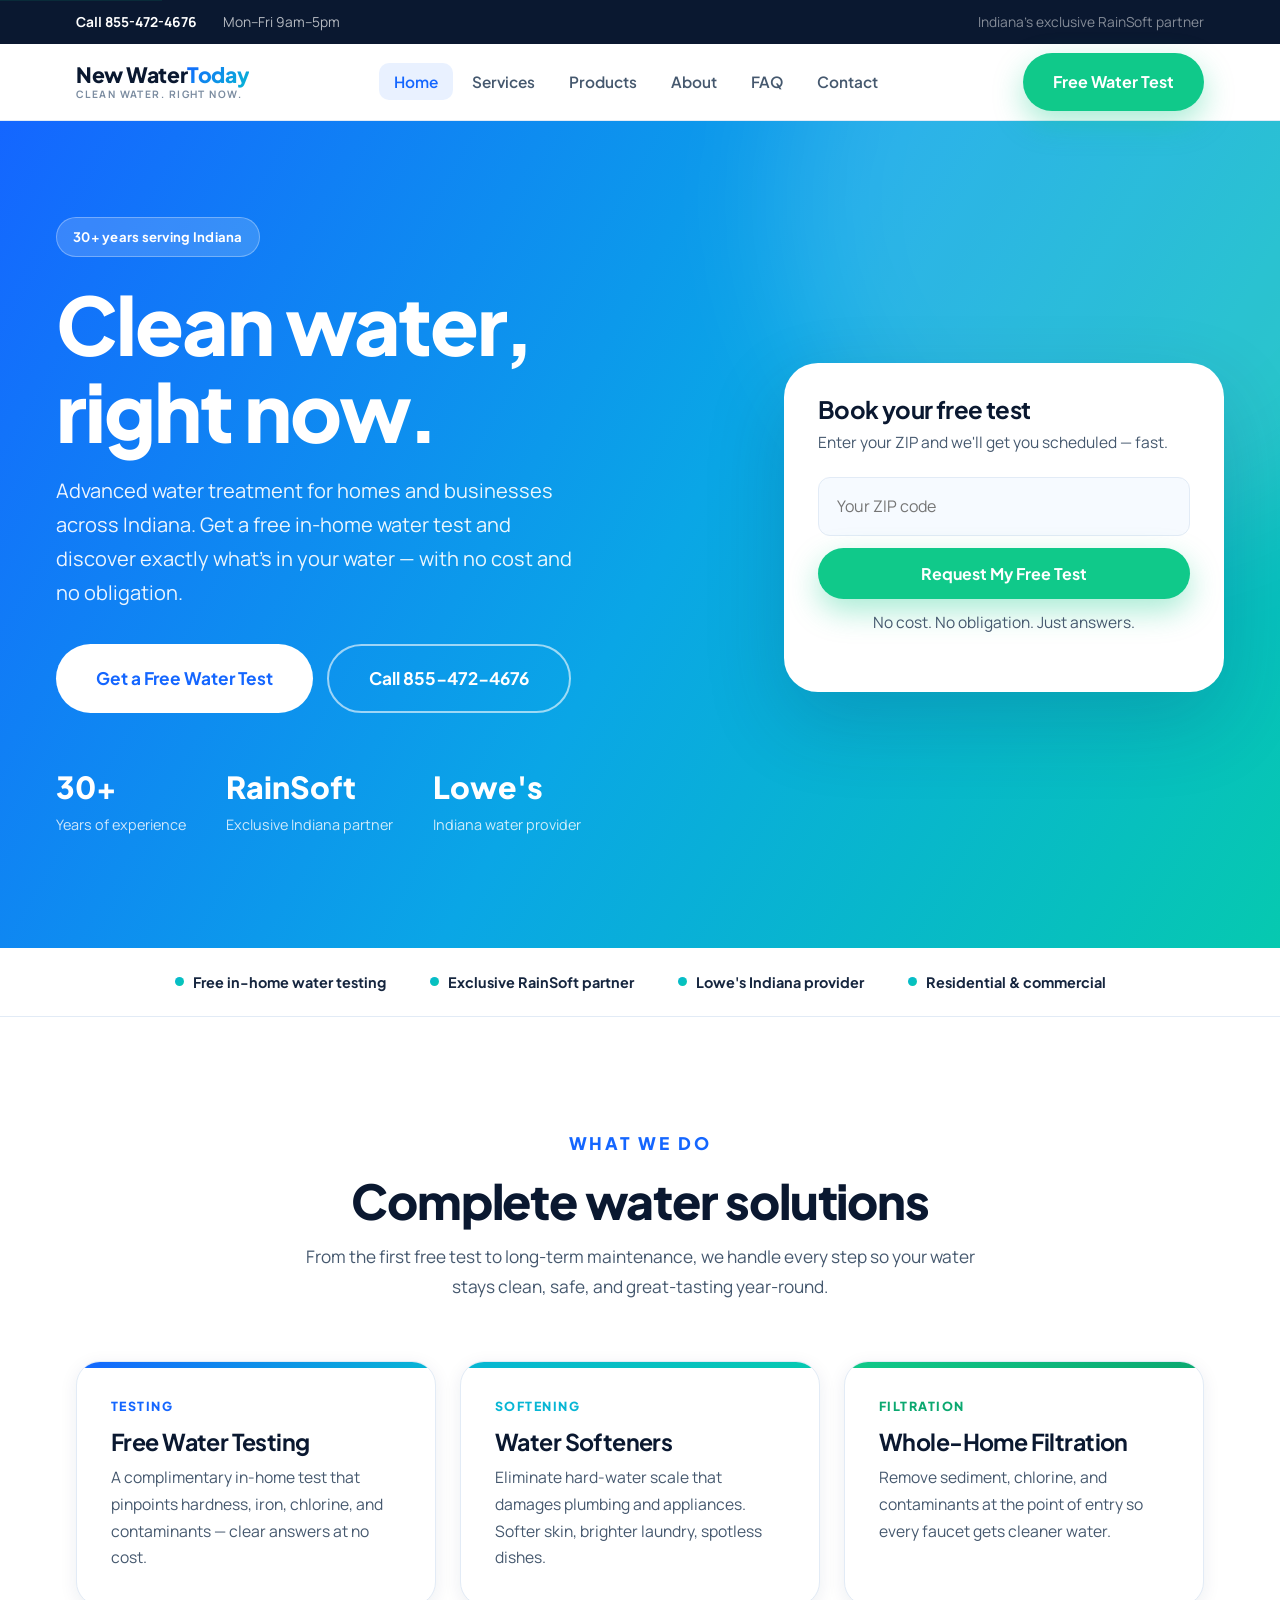
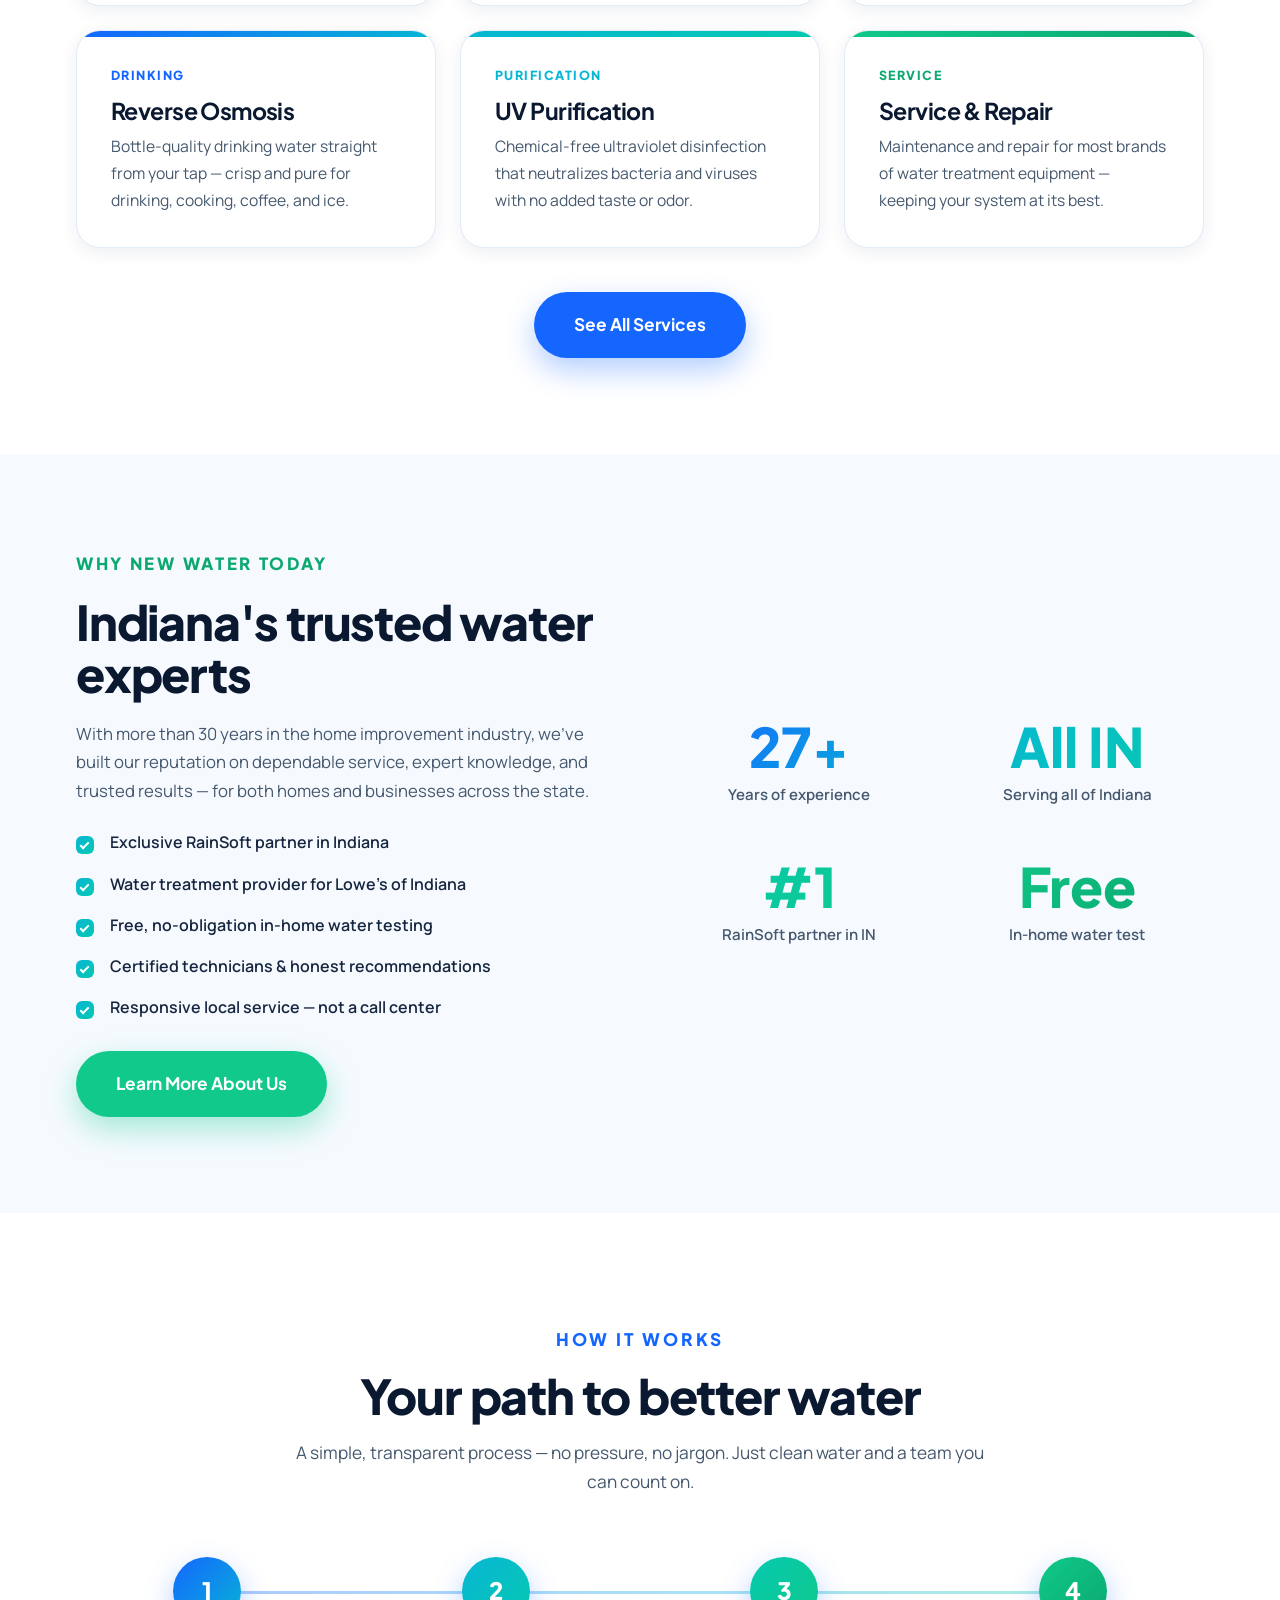
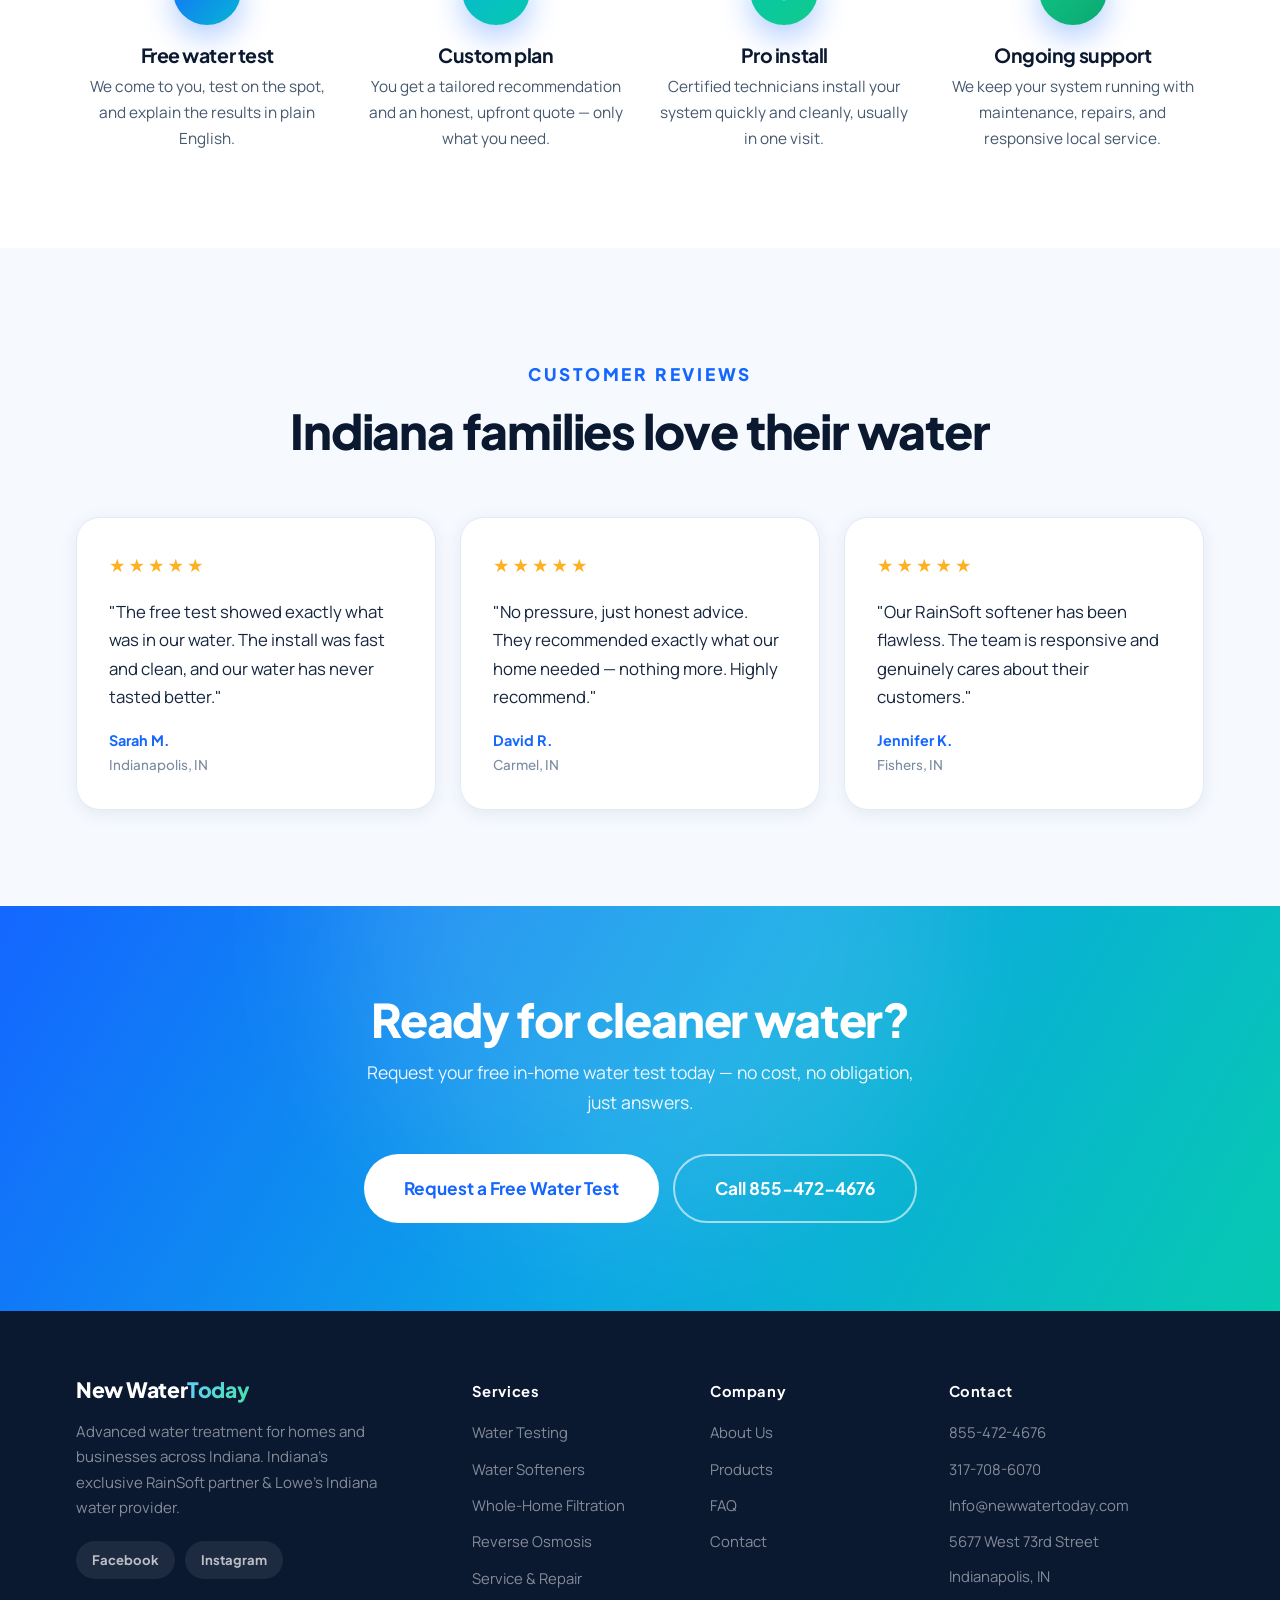
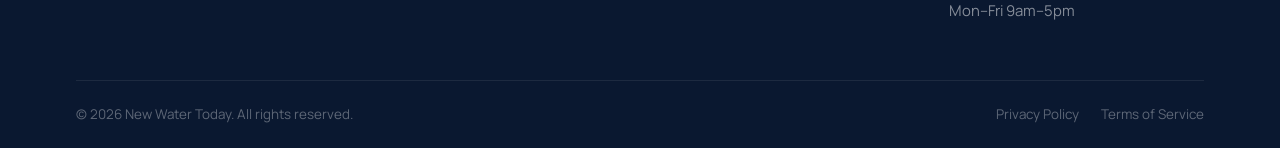
<file: index.html>
<!DOCTYPE html>
<html lang="en">
<head>
<meta charset="UTF-8"/><meta name="viewport" content="width=device-width,initial-scale=1"/>
<title>New Water Today | Water Treatment & RainSoft Systems in Indiana</title>
<meta name="description" content="Clean water, right now. Free in-home water testing, softeners, whole-home filtration & reverse osmosis across Indiana. Exclusive RainSoft partner. Call 855-472-4676."/>
<meta name="theme-color" content="#1466ff"/>
<link rel="icon" href="assets/img/favicon.svg" type="image/svg+xml"/>
<link rel="preconnect" href="https://fonts.googleapis.com"/>
<link rel="preconnect" href="https://fonts.gstatic.com" crossorigin/>
<link href="https://fonts.googleapis.com/css2?family=Manrope:wght@400;500;600;700&family=Plus+Jakarta+Sans:wght@600;700;800&display=swap" rel="stylesheet"/>
<link rel="stylesheet" href="assets/css/styles.css"/>
</head>
<body>
<a class="skip-link" href="#main">Skip to content</a>

<div class="topbar">
  <div class="container topbar__inner">
    <span><a href="tel:+18554724676">Call 855-472-4676</a></span>
    <span class="topbar__hours">Mon–Fri 9am–5pm</span>
    <span class="topbar__right">Indiana's exclusive RainSoft partner</span>
  </div>
</div>

<header class="header" id="header">
  <div class="container header__inner">
    <a class="brand" href="index.html" aria-label="New Water Today home">
      <span class="brand__name">New Water<span>Today</span></span>
      <span class="brand__tag">Clean Water. Right Now.</span>
    </a>
    <nav aria-label="Primary">
      <ul class="nav__links" id="navLinks">
        <li><a href="index.html">Home</a></li>
        <li><a href="services.html">Services</a></li>
        <li><a href="products.html">Products</a></li>
        <li><a href="about.html">About</a></li>
        <li><a href="faq.html">FAQ</a></li>
        <li><a href="contact.html">Contact</a></li>
      </ul>
    </nav>
    <a class="btn btn--green nav__cta" href="contact.html">Free Water Test</a>
    <button class="nav__toggle" id="navToggle" aria-expanded="false" aria-label="Open menu"><span></span><span></span><span></span></button>
  </div>
</header>

<main id="main">

<!-- HERO -->
<section class="hero">
  <div class="hero__inner">
    <div>
      <span class="hero__pill">30+ years serving Indiana</span>
      <h1>Clean water,<br/>right now.</h1>
      <p class="hero__sub">Advanced water treatment for homes and businesses across Indiana. Get a free in-home water test and discover exactly what's in your water — with no cost and no obligation.</p>
      <div class="hero__btns">
        <a class="btn btn--white btn--lg" href="contact.html">Get a Free Water Test</a>
        <a class="btn btn--outline btn--lg" href="tel:+18554724676">Call 855-472-4676</a>
      </div>
      <ul class="hero__trust">
        <li><strong>30+</strong>Years of experience</li>
        <li><strong>RainSoft</strong>Exclusive Indiana partner</li>
        <li><strong>Lowe's</strong>Indiana water provider</li>
      </ul>
    </div>
    <div class="capture">
      <h3>Book your free test</h3>
      <p>Enter your ZIP and we'll get you scheduled — fast.</p>
      <form class="capture-form" data-mini-form>
        <input type="text" inputmode="numeric" maxlength="5" placeholder="Your ZIP code" aria-label="ZIP code" required/>
        <button class="btn btn--green btn--block" type="submit">Request My Free Test</button>
      </form>
      <p class="capture-fine">No cost. No obligation. Just answers.</p>
    </div>
  </div>
</section>

<!-- BADGES -->
<div class="badges">
  <div class="badges__inner">
    <span>Free in-home water testing</span>
    <span>Exclusive RainSoft partner</span>
    <span>Lowe's Indiana provider</span>
    <span>Residential &amp; commercial</span>
  </div>
</div>

<!-- SERVICES PREVIEW -->
<section class="section">
  <div class="container">
    <div class="sec-head">
      <p class="eyebrow">What we do</p>
      <h2>Complete water solutions</h2>
      <p>From the first free test to long-term maintenance, we handle every step so your water stays clean, safe, and great-tasting year-round.</p>
    </div>
    <div class="grid g3">
      <article class="svc-card"><span class="kicker">Testing</span><h3>Free Water Testing</h3><p>A complimentary in-home test that pinpoints hardness, iron, chlorine, and contaminants — clear answers at no cost.</p></article>
      <article class="svc-card"><span class="kicker">Softening</span><h3>Water Softeners</h3><p>Eliminate hard-water scale that damages plumbing and appliances. Softer skin, brighter laundry, spotless dishes.</p></article>
      <article class="svc-card"><span class="kicker">Filtration</span><h3>Whole-Home Filtration</h3><p>Remove sediment, chlorine, and contaminants at the point of entry so every faucet gets cleaner water.</p></article>
      <article class="svc-card"><span class="kicker">Drinking</span><h3>Reverse Osmosis</h3><p>Bottle-quality drinking water straight from your tap — crisp and pure for drinking, cooking, coffee, and ice.</p></article>
      <article class="svc-card"><span class="kicker">Purification</span><h3>UV Purification</h3><p>Chemical-free ultraviolet disinfection that neutralizes bacteria and viruses with no added taste or odor.</p></article>
      <article class="svc-card"><span class="kicker">Service</span><h3>Service &amp; Repair</h3><p>Maintenance and repair for most brands of water treatment equipment — keeping your system at its best.</p></article>
    </div>
    <div style="text-align:center;margin-top:44px"><a class="btn btn--blue btn--lg" href="services.html">See All Services</a></div>
  </div>
</section>

<!-- WHY US -->
<section class="section section--off">
  <div class="container">
    <div class="split">
      <div>
        <p class="eyebrow eyebrow--green">Why New Water Today</p>
        <h2>Indiana's trusted water experts</h2>
        <p>With more than 30 years in the home improvement industry, we've built our reputation on dependable service, expert knowledge, and trusted results — for both homes and businesses across the state.</p>
        <ul class="checklist">
          <li>Exclusive RainSoft partner in Indiana</li>
          <li>Water treatment provider for Lowe's of Indiana</li>
          <li>Free, no-obligation in-home water testing</li>
          <li>Certified technicians &amp; honest recommendations</li>
          <li>Responsive local service — not a call center</li>
        </ul>
        <a class="btn btn--green btn--lg" href="about.html">Learn More About Us</a>
      </div>
      <div class="stats-row" style="grid-template-columns:1fr 1fr">
        <div class="stat-box"><strong data-count="30" data-suffix="+">30+</strong><span>Years of experience</span></div>
        <div class="stat-box"><strong>All IN</strong><span>Serving all of Indiana</span></div>
        <div class="stat-box"><strong>#1</strong><span>RainSoft partner in IN</span></div>
        <div class="stat-box"><strong>Free</strong><span>In-home water test</span></div>
      </div>
    </div>
  </div>
</section>

<!-- PROCESS -->
<section class="section">
  <div class="container">
    <div class="sec-head">
      <p class="eyebrow">How it works</p>
      <h2>Your path to better water</h2>
      <p>A simple, transparent process — no pressure, no jargon. Just clean water and a team you can count on.</p>
    </div>
    <div class="steps-row">
      <div class="step-c"><div class="step-num">1</div><h3>Free water test</h3><p>We come to you, test on the spot, and explain the results in plain English.</p></div>
      <div class="step-c"><div class="step-num">2</div><h3>Custom plan</h3><p>You get a tailored recommendation and an honest, upfront quote — only what you need.</p></div>
      <div class="step-c"><div class="step-num">3</div><h3>Pro install</h3><p>Certified technicians install your system quickly and cleanly, usually in one visit.</p></div>
      <div class="step-c"><div class="step-num">4</div><h3>Ongoing support</h3><p>We keep your system running with maintenance, repairs, and responsive local service.</p></div>
    </div>
  </div>
</section>

<!-- TESTIMONIALS -->
<section class="section section--off">
  <div class="container">
    <div class="sec-head">
      <p class="eyebrow">Customer reviews</p>
      <h2>Indiana families love their water</h2>
    </div>
    <div class="grid g3">
      <figure class="quote-card"><div class="stars">★★★★★</div><blockquote>"The free test showed exactly what was in our water. The install was fast and clean, and our water has never tasted better."</blockquote><figcaption>Sarah M.<span>Indianapolis, IN</span></figcaption></figure>
      <figure class="quote-card"><div class="stars">★★★★★</div><blockquote>"No pressure, just honest advice. They recommended exactly what our home needed — nothing more. Highly recommend."</blockquote><figcaption>David R.<span>Carmel, IN</span></figcaption></figure>
      <figure class="quote-card"><div class="stars">★★★★★</div><blockquote>"Our RainSoft softener has been flawless. The team is responsive and genuinely cares about their customers."</blockquote><figcaption>Jennifer K.<span>Fishers, IN</span></figcaption></figure>
    </div>
  </div>
</section>

<!-- CTA -->
<section class="ctaband">
  <div class="container ctaband__inner">
    <h2>Ready for cleaner water?</h2>
    <p>Request your free in-home water test today — no cost, no obligation, just answers.</p>
    <div class="ctaband__btns">
      <a class="btn btn--white btn--lg" href="contact.html">Request a Free Water Test</a>
      <a class="btn btn--outline btn--lg" href="tel:+18554724676">Call 855-472-4676</a>
    </div>
  </div>
</section>

</main>

<footer class="footer">
  <div class="container">
    <div class="footer__grid">
      <div class="footer__brand">
        <a class="brand" href="index.html"><span class="brand__name">New Water<span>Today</span></span></a>
        <p>Advanced water treatment for homes and businesses across Indiana. Indiana's exclusive RainSoft partner &amp; Lowe's Indiana water provider.</p>
        <div class="socials"><a href="#" aria-label="Facebook">Facebook</a><a href="#" aria-label="Instagram">Instagram</a></div>
      </div>
      <div class="footer__col"><h5>Services</h5><a href="services.html">Water Testing</a><a href="services.html">Water Softeners</a><a href="services.html">Whole-Home Filtration</a><a href="services.html">Reverse Osmosis</a><a href="services.html">Service &amp; Repair</a></div>
      <div class="footer__col"><h5>Company</h5><a href="about.html">About Us</a><a href="products.html">Products</a><a href="faq.html">FAQ</a><a href="contact.html">Contact</a></div>
      <div class="footer__col"><h5>Contact</h5><a href="tel:+18554724676">855-472-4676</a><a href="tel:+13177086070">317-708-6070</a><a href="mailto:Info@newwatertoday.com">Info@newwatertoday.com</a><span>5677 West 73rd Street</span><span>Indianapolis, IN</span><span>Mon–Fri 9am–5pm</span></div>
    </div>
    <div class="footer__bar"><div class="footer__bar-inner"><p>&copy; <span id="year"></span> New Water Today. All rights reserved.</p><div class="footer__legal"><a href="#">Privacy Policy</a><a href="#">Terms of Service</a></div></div></div>
  </div>
</footer>
<a class="float-call" href="tel:+18554724676">Call Now</a>
<script src="assets/js/main.js" defer></script>
</body>
</html>
</file>
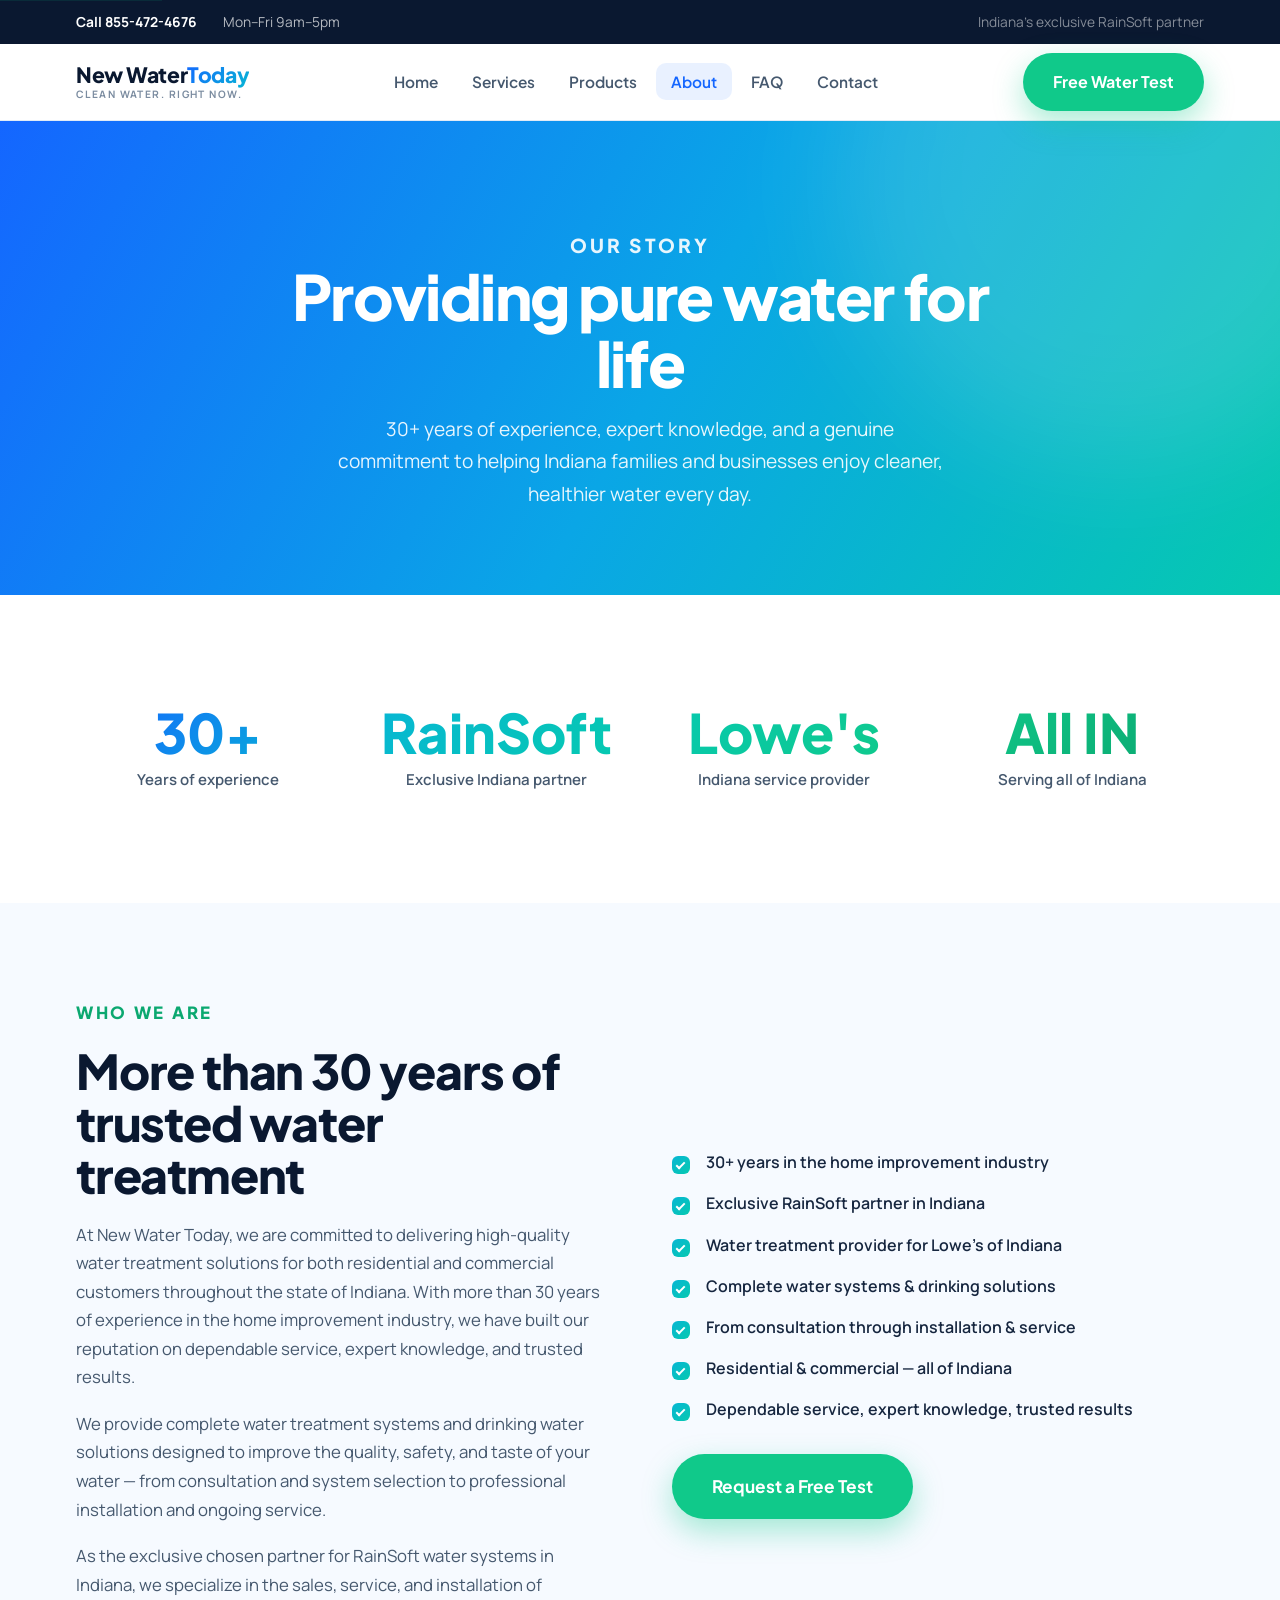
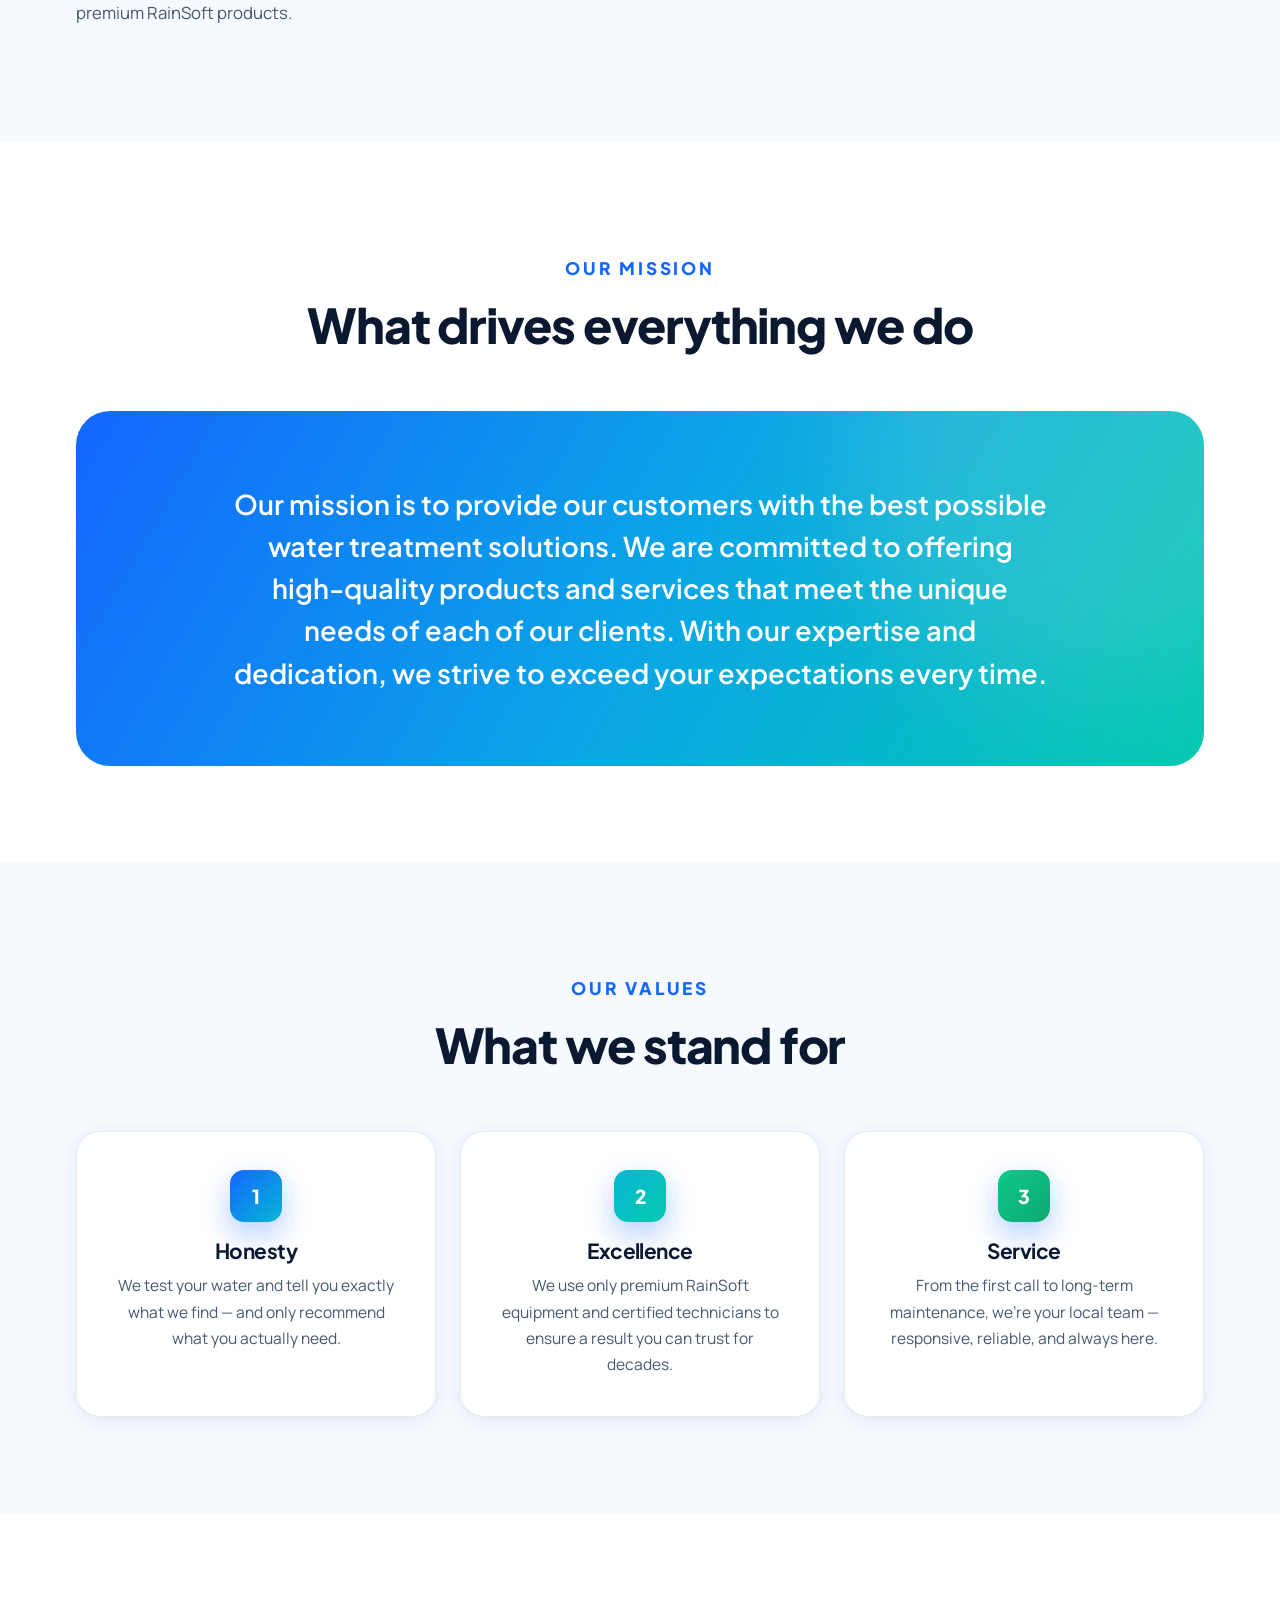
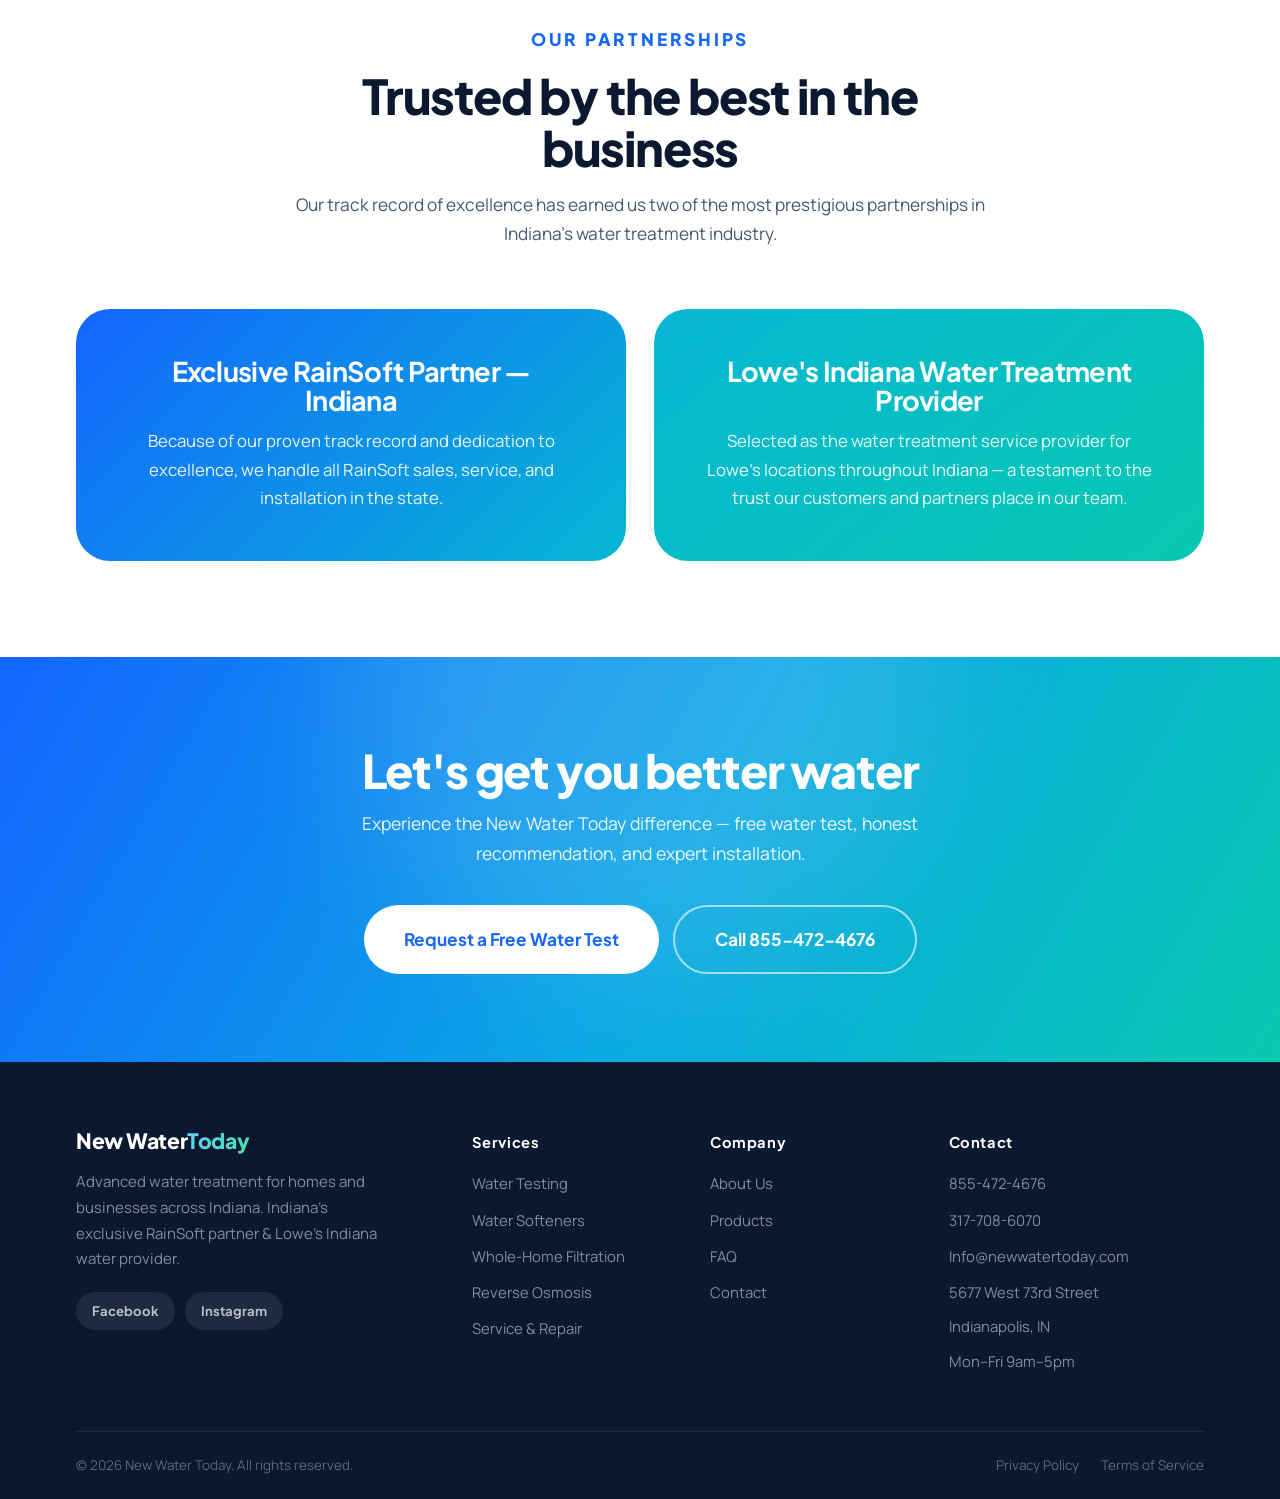
<file: about.html>
<!DOCTYPE html>
<html lang="en">
<head>
<meta charset="UTF-8"/><meta name="viewport" content="width=device-width,initial-scale=1"/>
<title>About Us — New Water Today | 30+ Years Serving Indiana</title>
<meta name="description" content="New Water Today has 30+ years of experience providing water treatment solutions across Indiana. Exclusive RainSoft partner and Lowe's Indiana water provider. Learn our story."/>
<meta name="theme-color" content="#1466ff"/>
<link rel="icon" href="assets/img/favicon.svg" type="image/svg+xml"/>
<link rel="preconnect" href="https://fonts.googleapis.com"/>
<link rel="preconnect" href="https://fonts.gstatic.com" crossorigin/>
<link href="https://fonts.googleapis.com/css2?family=Manrope:wght@400;500;600;700&family=Plus+Jakarta+Sans:wght@600;700;800&display=swap" rel="stylesheet"/>
<link rel="stylesheet" href="assets/css/styles.css"/>
</head>
<body>
<a class="skip-link" href="#main">Skip to content</a>

<div class="topbar">
  <div class="container topbar__inner">
    <span><a href="tel:+18554724676">Call 855-472-4676</a></span>
    <span class="topbar__hours">Mon–Fri 9am–5pm</span>
    <span class="topbar__right">Indiana's exclusive RainSoft partner</span>
  </div>
</div>

<header class="header" id="header">
  <div class="container header__inner">
    <a class="brand" href="index.html" aria-label="New Water Today home">
      <span class="brand__name">New Water<span>Today</span></span>
      <span class="brand__tag">Clean Water. Right Now.</span>
    </a>
    <nav aria-label="Primary">
      <ul class="nav__links" id="navLinks">
        <li><a href="index.html">Home</a></li>
        <li><a href="services.html">Services</a></li>
        <li><a href="products.html">Products</a></li>
        <li><a href="about.html">About</a></li>
        <li><a href="faq.html">FAQ</a></li>
        <li><a href="contact.html">Contact</a></li>
      </ul>
    </nav>
    <a class="btn btn--green nav__cta" href="contact.html">Free Water Test</a>
    <button class="nav__toggle" id="navToggle" aria-expanded="false" aria-label="Open menu"><span></span><span></span><span></span></button>
  </div>
</header>

<main id="main">

<section class="page-hero">
  <div class="page-hero__inner">
    <p class="eyebrow eyebrow--dim">Our story</p>
    <h1>Providing pure water for life</h1>
    <p>30+ years of experience, expert knowledge, and a genuine commitment to helping Indiana families and businesses enjoy cleaner, healthier water every day.</p>
  </div>
</section>

<!-- Stats -->
<section class="section">
  <div class="container">
    <div class="stats-row">
      <div class="stat-box"><strong data-count="30" data-suffix="+">30+</strong><span>Years of experience</span></div>
      <div class="stat-box"><strong>RainSoft</strong><span>Exclusive Indiana partner</span></div>
      <div class="stat-box"><strong>Lowe's</strong><span>Indiana service provider</span></div>
      <div class="stat-box"><strong>All IN</strong><span>Serving all of Indiana</span></div>
    </div>
  </div>
</section>

<!-- About copy -->
<section class="section section--off">
  <div class="container">
    <div class="split">
      <div>
        <p class="eyebrow eyebrow--green">Who we are</p>
        <h2>More than 30 years of trusted water treatment</h2>
        <p>At New Water Today, we are committed to delivering high-quality water treatment solutions for both residential and commercial customers throughout the state of Indiana. With more than 30 years of experience in the home improvement industry, we have built our reputation on dependable service, expert knowledge, and trusted results.</p>
        <p>We provide complete water treatment systems and drinking water solutions designed to improve the quality, safety, and taste of your water — from consultation and system selection to professional installation and ongoing service.</p>
        <p>As the exclusive chosen partner for RainSoft water systems in Indiana, we specialize in the sales, service, and installation of premium RainSoft products.</p>
      </div>
      <div>
        <ul class="checklist">
          <li>30+ years in the home improvement industry</li>
          <li>Exclusive RainSoft partner in Indiana</li>
          <li>Water treatment provider for Lowe's of Indiana</li>
          <li>Complete water systems &amp; drinking solutions</li>
          <li>From consultation through installation &amp; service</li>
          <li>Residential &amp; commercial — all of Indiana</li>
          <li>Dependable service, expert knowledge, trusted results</li>
        </ul>
        <a class="btn btn--green btn--lg" href="contact.html">Request a Free Test</a>
      </div>
    </div>
  </div>
</section>

<!-- Mission -->
<section class="section">
  <div class="container">
    <div class="sec-head">
      <p class="eyebrow">Our mission</p>
      <h2>What drives everything we do</h2>
    </div>
    <div class="mission-wrap">
      <p>Our mission is to provide our customers with the best possible water treatment solutions. We are committed to offering high-quality products and services that meet the unique needs of each of our clients. With our expertise and dedication, we strive to exceed your expectations every time.</p>
    </div>
  </div>
</section>

<!-- Values -->
<section class="section section--off">
  <div class="container">
    <div class="sec-head">
      <p class="eyebrow">Our values</p>
      <h2>What we stand for</h2>
    </div>
    <div class="grid g3">
      <div class="value-card"><span class="value-num">1</span><h3>Honesty</h3><p>We test your water and tell you exactly what we find — and only recommend what you actually need.</p></div>
      <div class="value-card"><span class="value-num">2</span><h3>Excellence</h3><p>We use only premium RainSoft equipment and certified technicians to ensure a result you can trust for decades.</p></div>
      <div class="value-card"><span class="value-num">3</span><h3>Service</h3><p>From the first call to long-term maintenance, we're your local team — responsive, reliable, and always here.</p></div>
    </div>
  </div>
</section>

<!-- Partnerships -->
<section class="section">
  <div class="container">
    <div class="sec-head">
      <p class="eyebrow">Our partnerships</p>
      <h2>Trusted by the best in the business</h2>
      <p>Our track record of excellence has earned us two of the most prestigious partnerships in Indiana's water treatment industry.</p>
    </div>
    <div class="grid g2" style="gap:28px">
      <div class="partner-card partner-card--blue">
        <h3>Exclusive RainSoft Partner — Indiana</h3>
        <p>Because of our proven track record and dedication to excellence, we handle all RainSoft sales, service, and installation in the state.</p>
      </div>
      <div class="partner-card partner-card--teal">
        <h3>Lowe's Indiana Water Treatment Provider</h3>
        <p>Selected as the water treatment service provider for Lowe's locations throughout Indiana — a testament to the trust our customers and partners place in our team.</p>
      </div>
    </div>
  </div>
</section>

<section class="ctaband">
  <div class="container ctaband__inner">
    <h2>Let's get you better water</h2>
    <p>Experience the New Water Today difference — free water test, honest recommendation, and expert installation.</p>
    <div class="ctaband__btns">
      <a class="btn btn--white btn--lg" href="contact.html">Request a Free Water Test</a>
      <a class="btn btn--outline btn--lg" href="tel:+18554724676">Call 855-472-4676</a>
    </div>
  </div>
</section>

</main>

<footer class="footer">
  <div class="container">
    <div class="footer__grid">
      <div class="footer__brand">
        <a class="brand" href="index.html"><span class="brand__name">New Water<span>Today</span></span></a>
        <p>Advanced water treatment for homes and businesses across Indiana. Indiana's exclusive RainSoft partner &amp; Lowe's Indiana water provider.</p>
        <div class="socials"><a href="#" aria-label="Facebook">Facebook</a><a href="#" aria-label="Instagram">Instagram</a></div>
      </div>
      <div class="footer__col"><h5>Services</h5><a href="services.html">Water Testing</a><a href="services.html">Water Softeners</a><a href="services.html">Whole-Home Filtration</a><a href="services.html">Reverse Osmosis</a><a href="services.html">Service &amp; Repair</a></div>
      <div class="footer__col"><h5>Company</h5><a href="about.html">About Us</a><a href="products.html">Products</a><a href="faq.html">FAQ</a><a href="contact.html">Contact</a></div>
      <div class="footer__col"><h5>Contact</h5><a href="tel:+18554724676">855-472-4676</a><a href="tel:+13177086070">317-708-6070</a><a href="mailto:Info@newwatertoday.com">Info@newwatertoday.com</a><span>5677 West 73rd Street</span><span>Indianapolis, IN</span><span>Mon–Fri 9am–5pm</span></div>
    </div>
    <div class="footer__bar"><div class="footer__bar-inner"><p>&copy; <span id="year"></span> New Water Today. All rights reserved.</p><div class="footer__legal"><a href="#">Privacy Policy</a><a href="#">Terms of Service</a></div></div></div>
  </div>
</footer>
<a class="float-call" href="tel:+18554724676">Call Now</a>
<script src="assets/js/main.js" defer></script>
</body>
</html>
</file>
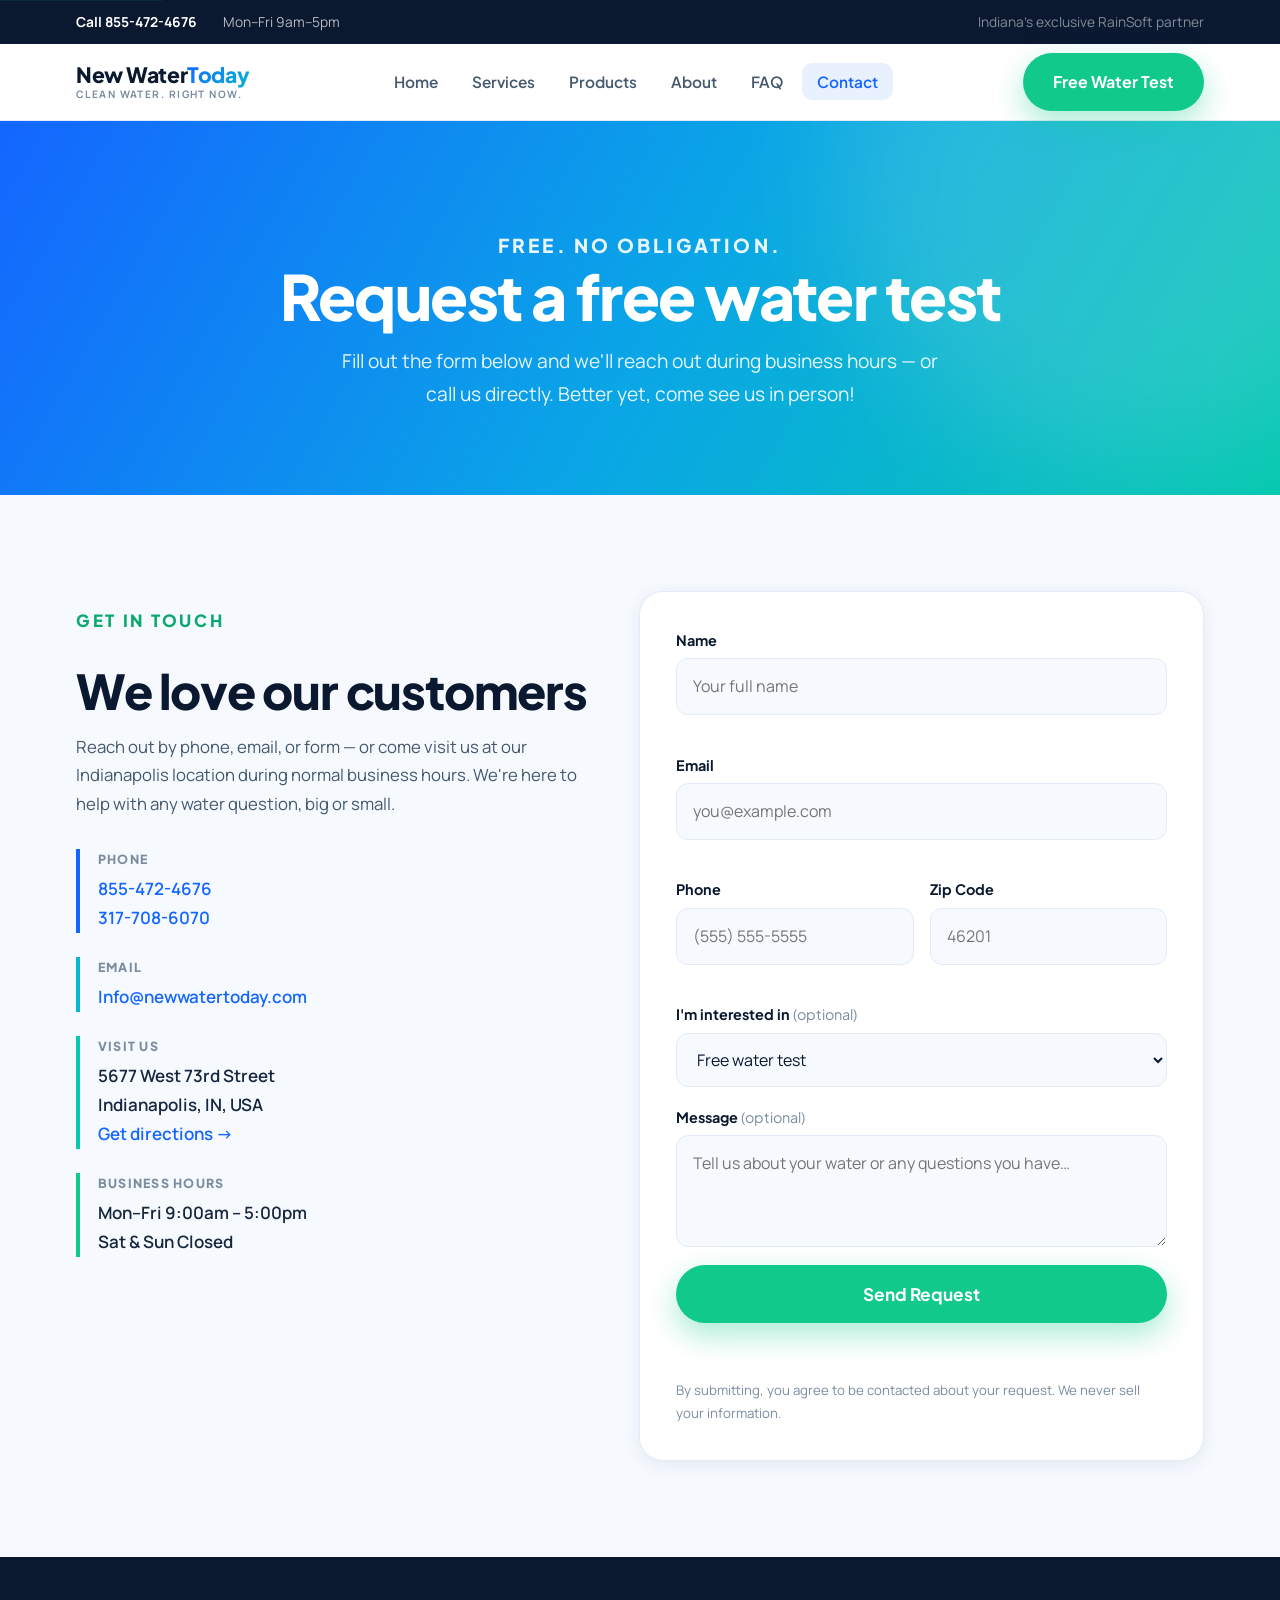
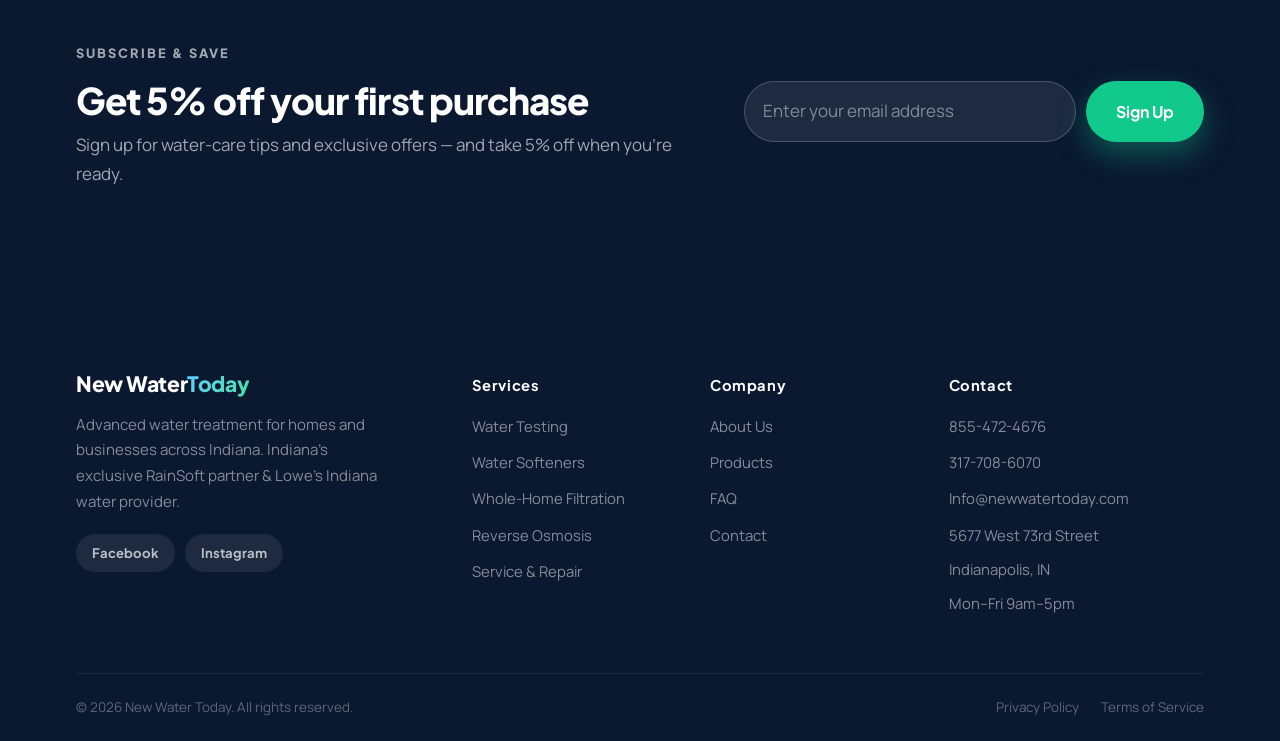
<file: contact.html>
<!DOCTYPE html>
<html lang="en">
<head>
<meta charset="UTF-8"/><meta name="viewport" content="width=device-width,initial-scale=1"/>
<title>Contact — New Water Today | Free Water Test Indianapolis, IN</title>
<meta name="description" content="Request a free water test from New Water Today. Call 855-472-4676 or fill out our form. Located at 5677 West 73rd Street, Indianapolis, IN. Mon–Fri 9am–5pm."/>
<meta name="theme-color" content="#1466ff"/>
<link rel="icon" href="assets/img/favicon.svg" type="image/svg+xml"/>
<link rel="preconnect" href="https://fonts.googleapis.com"/>
<link rel="preconnect" href="https://fonts.gstatic.com" crossorigin/>
<link href="https://fonts.googleapis.com/css2?family=Manrope:wght@400;500;600;700&family=Plus+Jakarta+Sans:wght@600;700;800&display=swap" rel="stylesheet"/>
<link rel="stylesheet" href="assets/css/styles.css"/>
</head>
<body>
<a class="skip-link" href="#main">Skip to content</a>

<div class="topbar">
  <div class="container topbar__inner">
    <span><a href="tel:+18554724676">Call 855-472-4676</a></span>
    <span class="topbar__hours">Mon–Fri 9am–5pm</span>
    <span class="topbar__right">Indiana's exclusive RainSoft partner</span>
  </div>
</div>

<header class="header" id="header">
  <div class="container header__inner">
    <a class="brand" href="index.html" aria-label="New Water Today home">
      <span class="brand__name">New Water<span>Today</span></span>
      <span class="brand__tag">Clean Water. Right Now.</span>
    </a>
    <nav aria-label="Primary">
      <ul class="nav__links" id="navLinks">
        <li><a href="index.html">Home</a></li>
        <li><a href="services.html">Services</a></li>
        <li><a href="products.html">Products</a></li>
        <li><a href="about.html">About</a></li>
        <li><a href="faq.html">FAQ</a></li>
        <li><a href="contact.html">Contact</a></li>
      </ul>
    </nav>
    <a class="btn btn--green nav__cta" href="contact.html">Free Water Test</a>
    <button class="nav__toggle" id="navToggle" aria-expanded="false" aria-label="Open menu"><span></span><span></span><span></span></button>
  </div>
</header>

<main id="main">

<section class="page-hero">
  <div class="page-hero__inner">
    <p class="eyebrow eyebrow--dim">Free. No obligation.</p>
    <h1>Request a free water test</h1>
    <p>Fill out the form below and we'll reach out during business hours — or call us directly. Better yet, come see us in person!</p>
  </div>
</section>

<section class="section section--off" id="contactSection">
  <div class="container">
    <div class="contact-wrap">

      <!-- Info column -->
      <div class="contact-info">
        <p class="eyebrow eyebrow--green">Get in touch</p>
        <h2>We love our customers</h2>
        <p>Reach out by phone, email, or form — or come visit us at our Indianapolis location during normal business hours. We're here to help with any water question, big or small.</p>

        <ul class="c-list">
          <li class="c-item">
            <span class="c-label">Phone</span>
            <span class="c-val"><a href="tel:+18554724676">855-472-4676</a><br/><a href="tel:+13177086070">317-708-6070</a></span>
          </li>
          <li class="c-item">
            <span class="c-label">Email</span>
            <span class="c-val"><a href="mailto:Info@newwatertoday.com">Info@newwatertoday.com</a></span>
          </li>
          <li class="c-item">
            <span class="c-label">Visit us</span>
            <span class="c-val">5677 West 73rd Street<br/>Indianapolis, IN, USA<br/><a href="https://www.google.com/maps/search/?api=1&query=5677+West+73rd+Street+Indianapolis+IN" target="_blank" rel="noopener">Get directions →</a></span>
          </li>
          <li class="c-item">
            <span class="c-label">Business hours</span>
            <span class="c-val">Mon–Fri 9:00am – 5:00pm<br/>Sat &amp; Sun Closed</span>
          </li>
        </ul>
      </div>

      <!-- Form column -->
      <div class="card" style="padding:36px">
        <form class="form-grid" id="contactForm" novalidate>
          <div class="field">
            <label for="name">Name</label>
            <input id="name" name="name" type="text" autocomplete="name" placeholder="Your full name" required/>
            <span class="err" data-err="name"></span>
          </div>
          <div class="field">
            <label for="email">Email</label>
            <input id="email" name="email" type="email" autocomplete="email" placeholder="you@example.com" required/>
            <span class="err" data-err="email"></span>
          </div>
          <div class="field-row">
            <div class="field">
              <label for="phone">Phone</label>
              <input id="phone" name="phone" type="tel" autocomplete="tel" placeholder="(555) 555-5555" required/>
              <span class="err" data-err="phone"></span>
            </div>
            <div class="field">
              <label for="zip">Zip Code</label>
              <input id="zip" name="zip" type="text" inputmode="numeric" maxlength="5" placeholder="46201" required/>
              <span class="err" data-err="zip"></span>
            </div>
          </div>
          <div class="field">
            <label for="interest">I'm interested in <span class="opt">(optional)</span></label>
            <select id="interest" name="interest">
              <option>Free water test</option>
              <option>Water softener</option>
              <option>Whole-home filtration</option>
              <option>Reverse osmosis drinking water</option>
              <option>Service / maintenance / repair</option>
              <option>Commercial water treatment</option>
              <option>Something else</option>
            </select>
          </div>
          <div class="field">
            <label for="message">Message <span class="opt">(optional)</span></label>
            <textarea id="message" name="message" rows="3" placeholder="Tell us about your water or any questions you have…"></textarea>
          </div>
          <button class="btn btn--green btn--lg btn--block" type="submit">Send Request</button>
          <p class="form-msg" id="formMsg"></p>
          <p class="form-fine">By submitting, you agree to be contacted about your request. We never sell your information.</p>
        </form>
      </div>

    </div>
  </div>
</section>

<!-- Subscribe -->
<section class="sub-band">
  <div class="container sub-inner">
    <div class="sub-text">
      <p class="eyebrow eyebrow--dim">Subscribe &amp; save</p>
      <h2>Get 5% off your first purchase</h2>
      <p>Sign up for water-care tips and exclusive offers — and take 5% off when you're ready.</p>
    </div>
    <form class="sub-form" id="subForm">
      <label class="sr-only" for="sub-email">Email address</label>
      <input id="sub-email" type="email" placeholder="Enter your email address" required/>
      <button class="btn btn--green" type="submit">Sign Up</button>
    </form>
    <p class="sub-note" id="subNote"></p>
  </div>
</section>

</main>

<footer class="footer">
  <div class="container">
    <div class="footer__grid">
      <div class="footer__brand">
        <a class="brand" href="index.html"><span class="brand__name">New Water<span>Today</span></span></a>
        <p>Advanced water treatment for homes and businesses across Indiana. Indiana's exclusive RainSoft partner &amp; Lowe's Indiana water provider.</p>
        <div class="socials"><a href="#" aria-label="Facebook">Facebook</a><a href="#" aria-label="Instagram">Instagram</a></div>
      </div>
      <div class="footer__col"><h5>Services</h5><a href="services.html">Water Testing</a><a href="services.html">Water Softeners</a><a href="services.html">Whole-Home Filtration</a><a href="services.html">Reverse Osmosis</a><a href="services.html">Service &amp; Repair</a></div>
      <div class="footer__col"><h5>Company</h5><a href="about.html">About Us</a><a href="products.html">Products</a><a href="faq.html">FAQ</a><a href="contact.html">Contact</a></div>
      <div class="footer__col"><h5>Contact</h5><a href="tel:+18554724676">855-472-4676</a><a href="tel:+13177086070">317-708-6070</a><a href="mailto:Info@newwatertoday.com">Info@newwatertoday.com</a><span>5677 West 73rd Street</span><span>Indianapolis, IN</span><span>Mon–Fri 9am–5pm</span></div>
    </div>
    <div class="footer__bar"><div class="footer__bar-inner"><p>&copy; <span id="year"></span> New Water Today. All rights reserved.</p><div class="footer__legal"><a href="#">Privacy Policy</a><a href="#">Terms of Service</a></div></div></div>
  </div>
</footer>
<a class="float-call" href="tel:+18554724676">Call Now</a>
<script src="assets/js/main.js" defer></script>
</body>
</html>
</file>
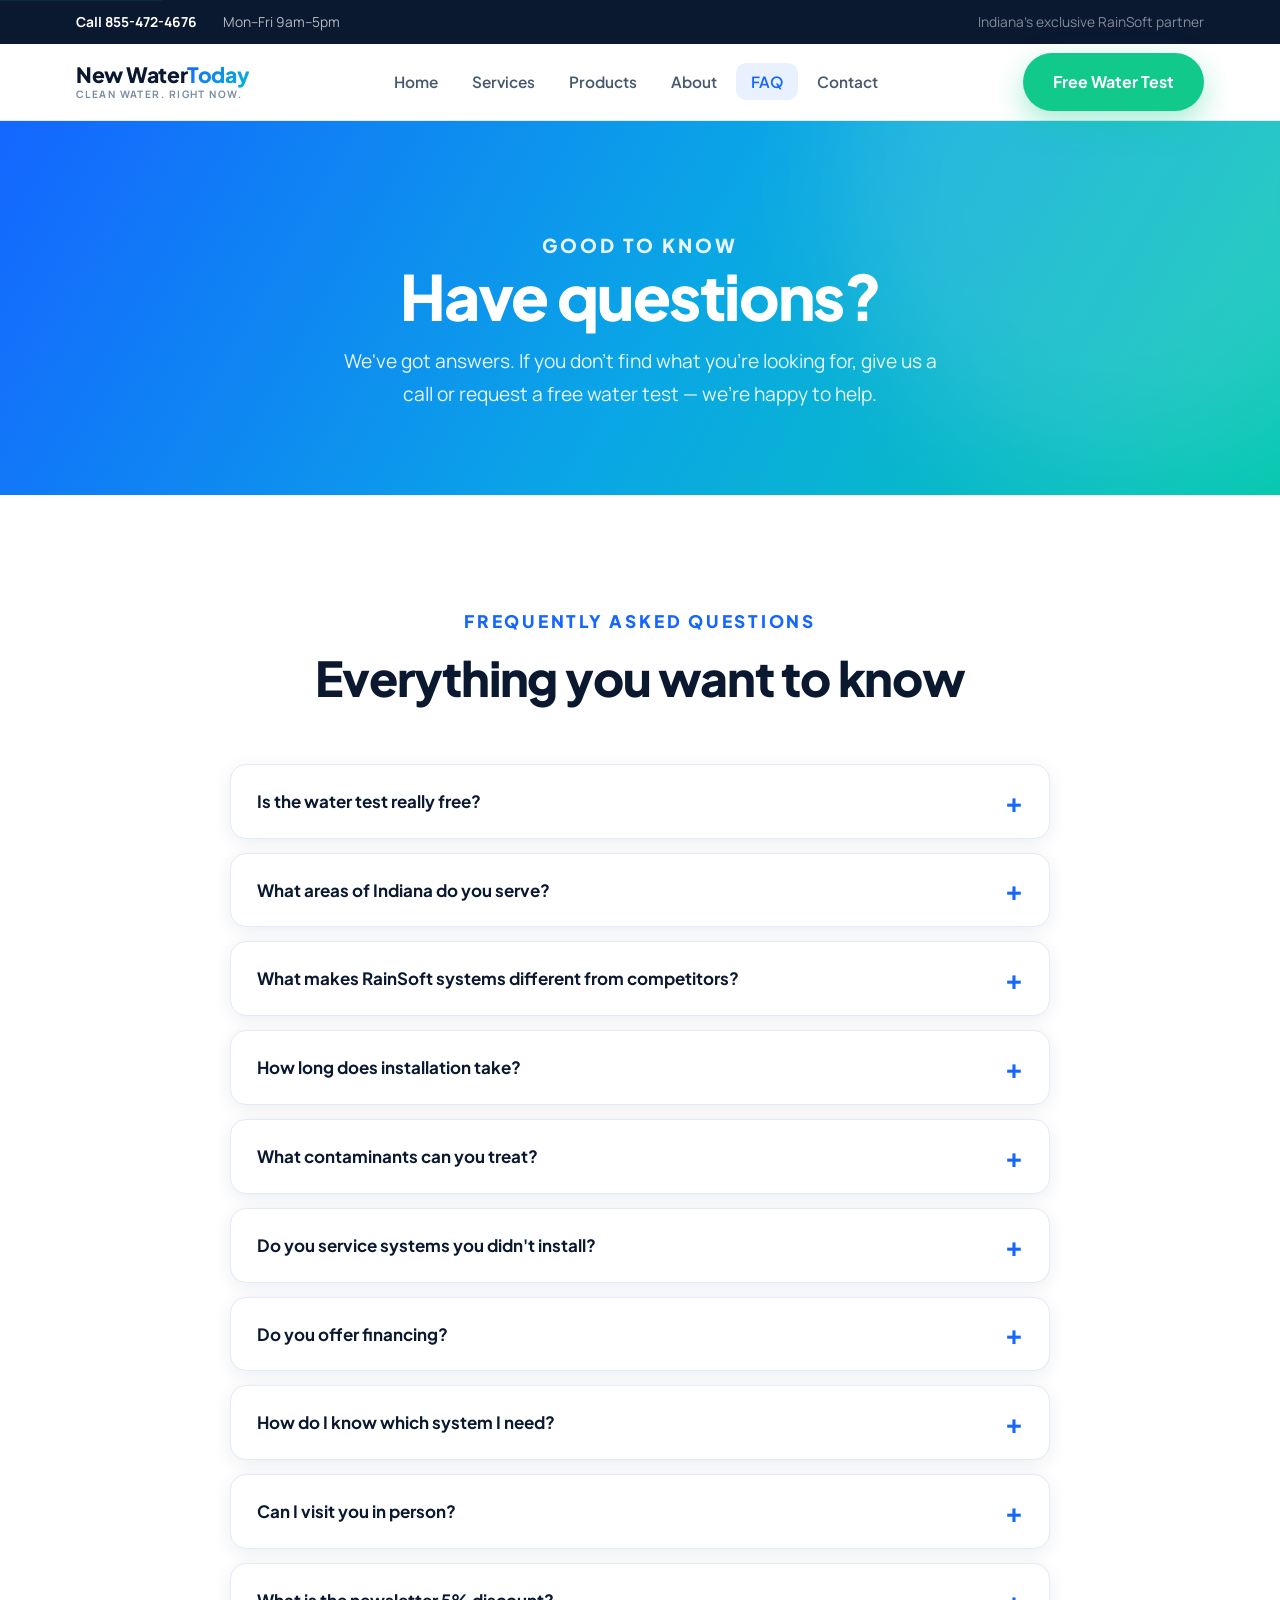
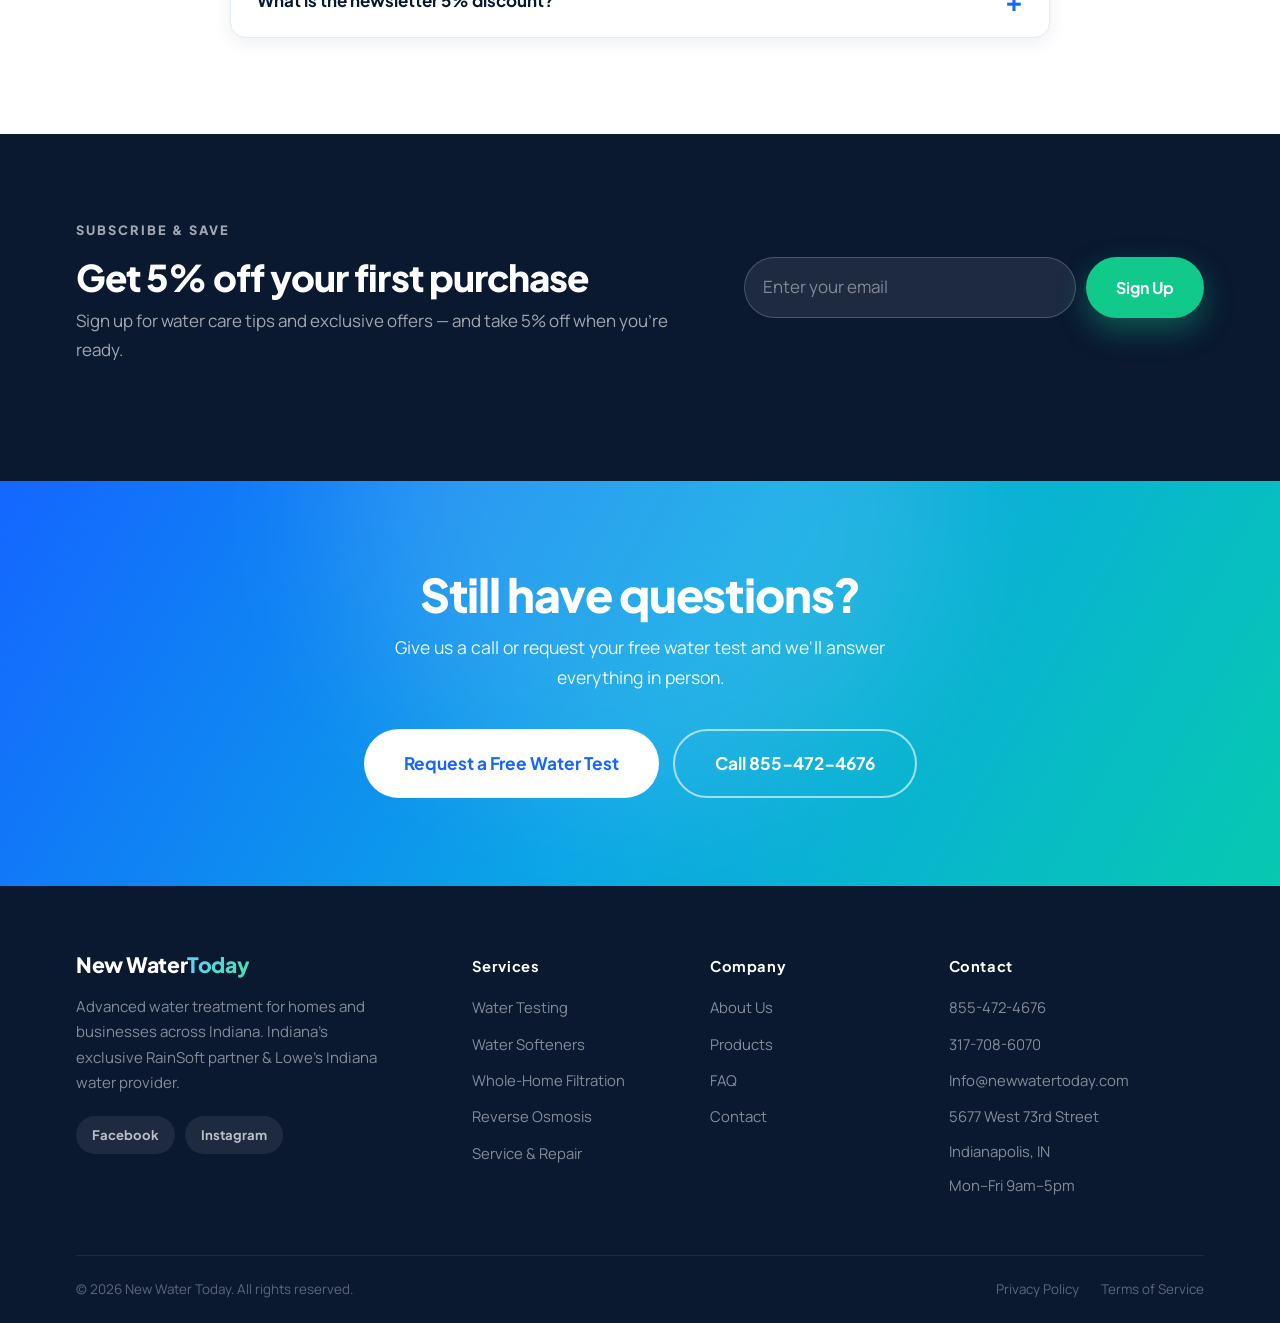
<file: faq.html>
<!DOCTYPE html>
<html lang="en">
<head>
<meta charset="UTF-8"/><meta name="viewport" content="width=device-width,initial-scale=1"/>
<title>FAQ — New Water Today | Water Treatment Questions Answered</title>
<meta name="description" content="Answers to common water treatment questions — from free water testing and RainSoft systems to service, financing, and what's in your water. New Water Today, Indiana."/>
<meta name="theme-color" content="#1466ff"/>
<link rel="icon" href="assets/img/favicon.svg" type="image/svg+xml"/>
<link rel="preconnect" href="https://fonts.googleapis.com"/>
<link rel="preconnect" href="https://fonts.gstatic.com" crossorigin/>
<link href="https://fonts.googleapis.com/css2?family=Manrope:wght@400;500;600;700&family=Plus+Jakarta+Sans:wght@600;700;800&display=swap" rel="stylesheet"/>
<link rel="stylesheet" href="assets/css/styles.css"/>
</head>
<body>
<a class="skip-link" href="#main">Skip to content</a>

<div class="topbar">
  <div class="container topbar__inner">
    <span><a href="tel:+18554724676">Call 855-472-4676</a></span>
    <span class="topbar__hours">Mon–Fri 9am–5pm</span>
    <span class="topbar__right">Indiana's exclusive RainSoft partner</span>
  </div>
</div>

<header class="header" id="header">
  <div class="container header__inner">
    <a class="brand" href="index.html" aria-label="New Water Today home">
      <span class="brand__name">New Water<span>Today</span></span>
      <span class="brand__tag">Clean Water. Right Now.</span>
    </a>
    <nav aria-label="Primary">
      <ul class="nav__links" id="navLinks">
        <li><a href="index.html">Home</a></li>
        <li><a href="services.html">Services</a></li>
        <li><a href="products.html">Products</a></li>
        <li><a href="about.html">About</a></li>
        <li><a href="faq.html">FAQ</a></li>
        <li><a href="contact.html">Contact</a></li>
      </ul>
    </nav>
    <a class="btn btn--green nav__cta" href="contact.html">Free Water Test</a>
    <button class="nav__toggle" id="navToggle" aria-expanded="false" aria-label="Open menu"><span></span><span></span><span></span></button>
  </div>
</header>

<main id="main">

<section class="page-hero">
  <div class="page-hero__inner">
    <p class="eyebrow eyebrow--dim">Good to know</p>
    <h1>Have questions?</h1>
    <p>We've got answers. If you don't find what you're looking for, give us a call or request a free water test — we're happy to help.</p>
  </div>
</section>

<section class="section">
  <div class="container">
    <div class="sec-head">
      <p class="eyebrow">Frequently asked questions</p>
      <h2>Everything you want to know</h2>
    </div>
    <div class="faq-list">
      <details class="faq-item"><summary>Is the water test really free?</summary><p class="faq-body">Yes — completely free with no obligation. We come to your home, test your water on-site, and explain the results in plain language. Whether or not you decide to move forward with a system, there's no charge and no pressure.</p></details>
      <details class="faq-item"><summary>What areas of Indiana do you serve?</summary><p class="faq-body">We serve residential and commercial customers throughout the entire state of Indiana, operating out of our Indianapolis location at 5677 West 73rd Street.</p></details>
      <details class="faq-item"><summary>What makes RainSoft systems different from competitors?</summary><p class="faq-body">RainSoft systems are built to last for decades with premium components and engineering that far outlasts cheaper alternatives. As Indiana's exclusive RainSoft partner, we know these systems inside and out and can match the right system to your specific water and household.</p></details>
      <details class="faq-item"><summary>How long does installation take?</summary><p class="faq-body">Most installations are completed in a single visit, typically 2–4 hours depending on the system. Our certified technicians work cleanly and efficiently and will walk you through how everything works before they leave.</p></details>
      <details class="faq-item"><summary>What contaminants can you treat?</summary><p class="faq-body">We treat a wide range including hardness minerals (calcium and magnesium), iron, chlorine, chloramines, sediment, sulfur odor, bacteria, nitrates, heavy metals, and many other contaminants. The specific solution depends on what your water test reveals.</p></details>
      <details class="faq-item"><summary>Do you service systems you didn't install?</summary><p class="faq-body">Yes. In addition to servicing and maintaining the systems we install, we offer repair and maintenance services for most brands of water treatment equipment. Give us a call and we'll let you know how we can help.</p></details>
      <details class="faq-item"><summary>Do you offer financing?</summary><p class="faq-body">Please contact us directly for current financing options — we work to make clean water affordable for every household. Call us at 855-472-4676 or submit a contact form and we'll discuss the options available to you.</p></details>
      <details class="faq-item"><summary>How do I know which system I need?</summary><p class="faq-body">That's exactly what the free water test is for. We test your specific water, consider your household size, budget, and goals, and recommend only the system that actually fits your needs — never more.</p></details>
      <details class="faq-item"><summary>Can I visit you in person?</summary><p class="faq-body">Absolutely — we love our customers! Feel free to visit us at 5677 West 73rd Street, Indianapolis, IN during our business hours: Monday through Friday, 9:00am to 5:00pm.</p></details>
      <details class="faq-item"><summary>What is the newsletter 5% discount?</summary><p class="faq-body">Sign up for our newsletter below and receive 5% off your first purchase. You'll also get water care tips and occasional offers. We keep emails relevant and never spam.</p></details>
    </div>
  </div>
</section>

<!-- Newsletter -->
<section class="sub-band">
  <div class="container sub-inner">
    <div class="sub-text">
      <p class="eyebrow eyebrow--dim">Subscribe &amp; save</p>
      <h2>Get 5% off your first purchase</h2>
      <p>Sign up for water care tips and exclusive offers — and take 5% off when you're ready.</p>
    </div>
    <form class="sub-form" id="subForm">
      <label class="sr-only" for="sub-email">Email address</label>
      <input id="sub-email" type="email" placeholder="Enter your email" required/>
      <button class="btn btn--green" type="submit">Sign Up</button>
    </form>
    <p class="sub-note" id="subNote"></p>
  </div>
</section>

<section class="ctaband">
  <div class="container ctaband__inner">
    <h2>Still have questions?</h2>
    <p>Give us a call or request your free water test and we'll answer everything in person.</p>
    <div class="ctaband__btns">
      <a class="btn btn--white btn--lg" href="contact.html">Request a Free Water Test</a>
      <a class="btn btn--outline btn--lg" href="tel:+18554724676">Call 855-472-4676</a>
    </div>
  </div>
</section>

</main>

<footer class="footer">
  <div class="container">
    <div class="footer__grid">
      <div class="footer__brand">
        <a class="brand" href="index.html"><span class="brand__name">New Water<span>Today</span></span></a>
        <p>Advanced water treatment for homes and businesses across Indiana. Indiana's exclusive RainSoft partner &amp; Lowe's Indiana water provider.</p>
        <div class="socials"><a href="#" aria-label="Facebook">Facebook</a><a href="#" aria-label="Instagram">Instagram</a></div>
      </div>
      <div class="footer__col"><h5>Services</h5><a href="services.html">Water Testing</a><a href="services.html">Water Softeners</a><a href="services.html">Whole-Home Filtration</a><a href="services.html">Reverse Osmosis</a><a href="services.html">Service &amp; Repair</a></div>
      <div class="footer__col"><h5>Company</h5><a href="about.html">About Us</a><a href="products.html">Products</a><a href="faq.html">FAQ</a><a href="contact.html">Contact</a></div>
      <div class="footer__col"><h5>Contact</h5><a href="tel:+18554724676">855-472-4676</a><a href="tel:+13177086070">317-708-6070</a><a href="mailto:Info@newwatertoday.com">Info@newwatertoday.com</a><span>5677 West 73rd Street</span><span>Indianapolis, IN</span><span>Mon–Fri 9am–5pm</span></div>
    </div>
    <div class="footer__bar"><div class="footer__bar-inner"><p>&copy; <span id="year"></span> New Water Today. All rights reserved.</p><div class="footer__legal"><a href="#">Privacy Policy</a><a href="#">Terms of Service</a></div></div></div>
  </div>
</footer>
<a class="float-call" href="tel:+18554724676">Call Now</a>
<script src="assets/js/main.js" defer></script>
</body>
</html>
</file>
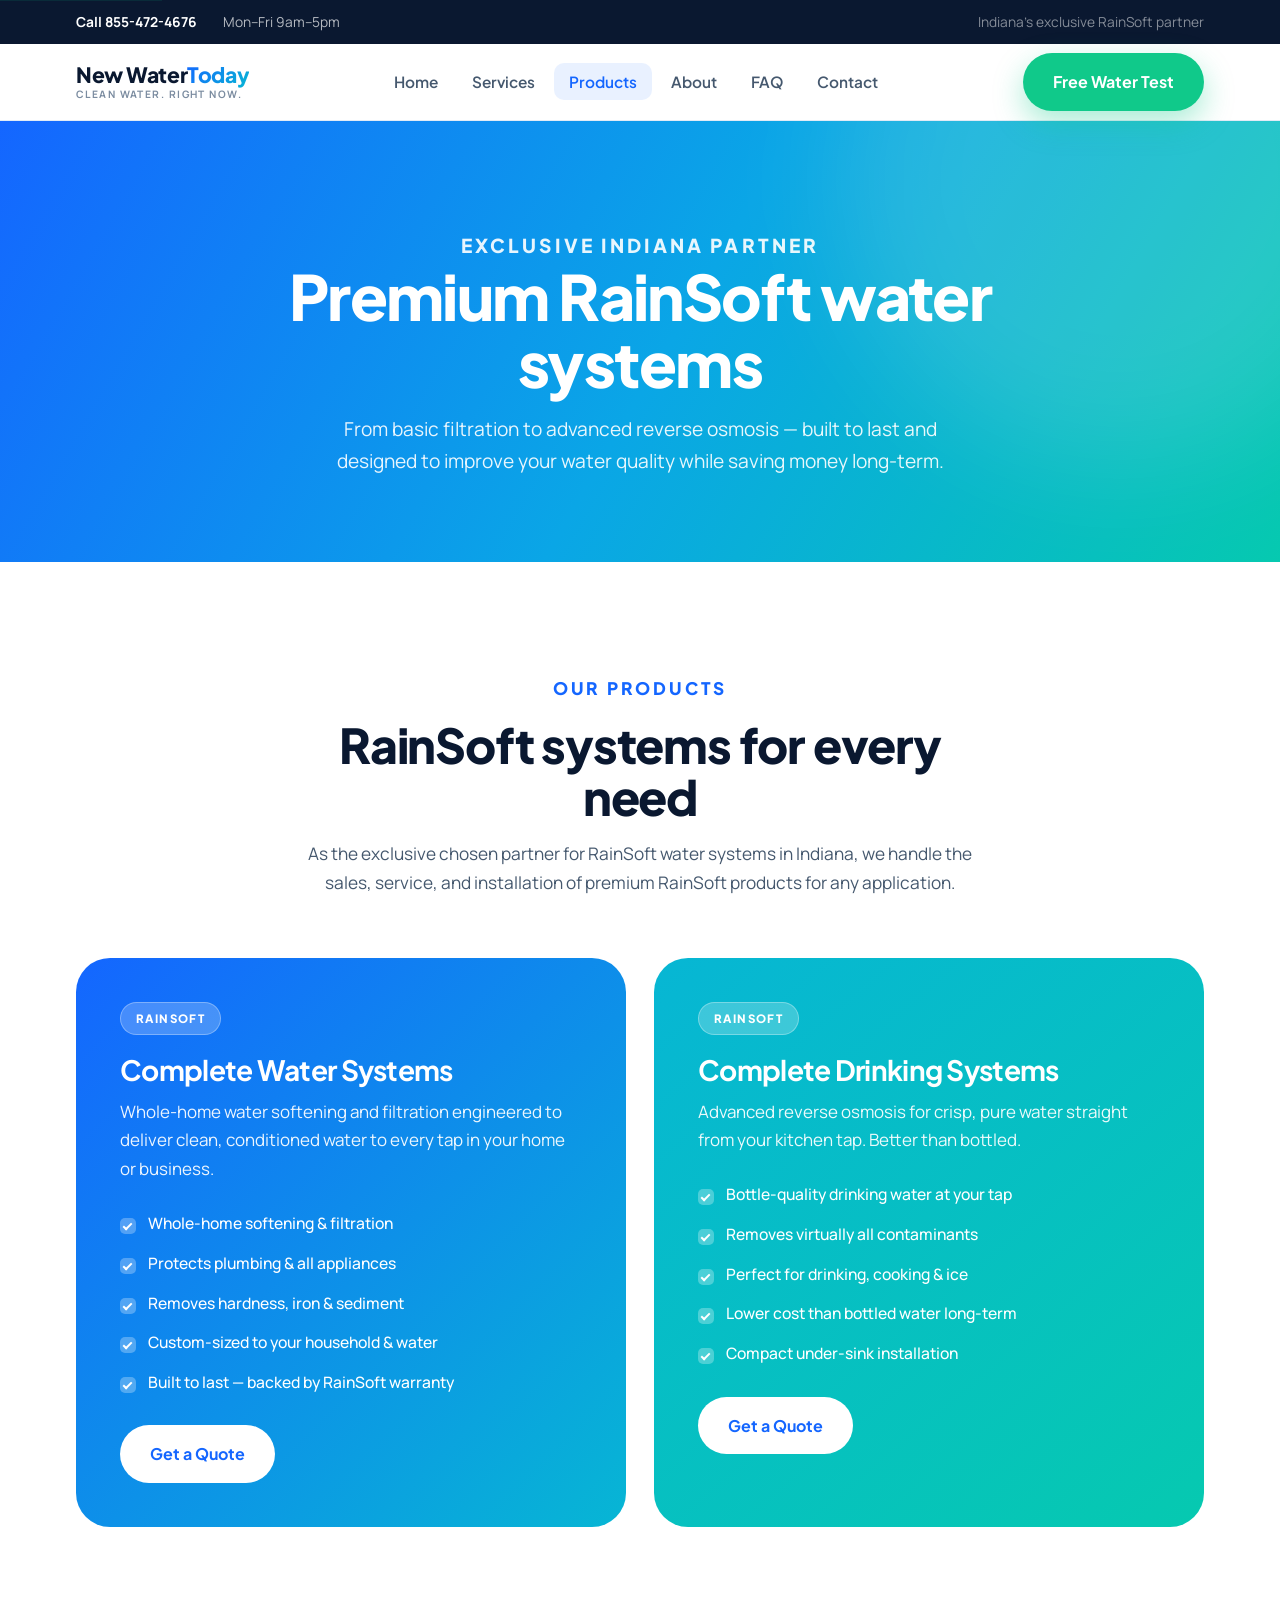
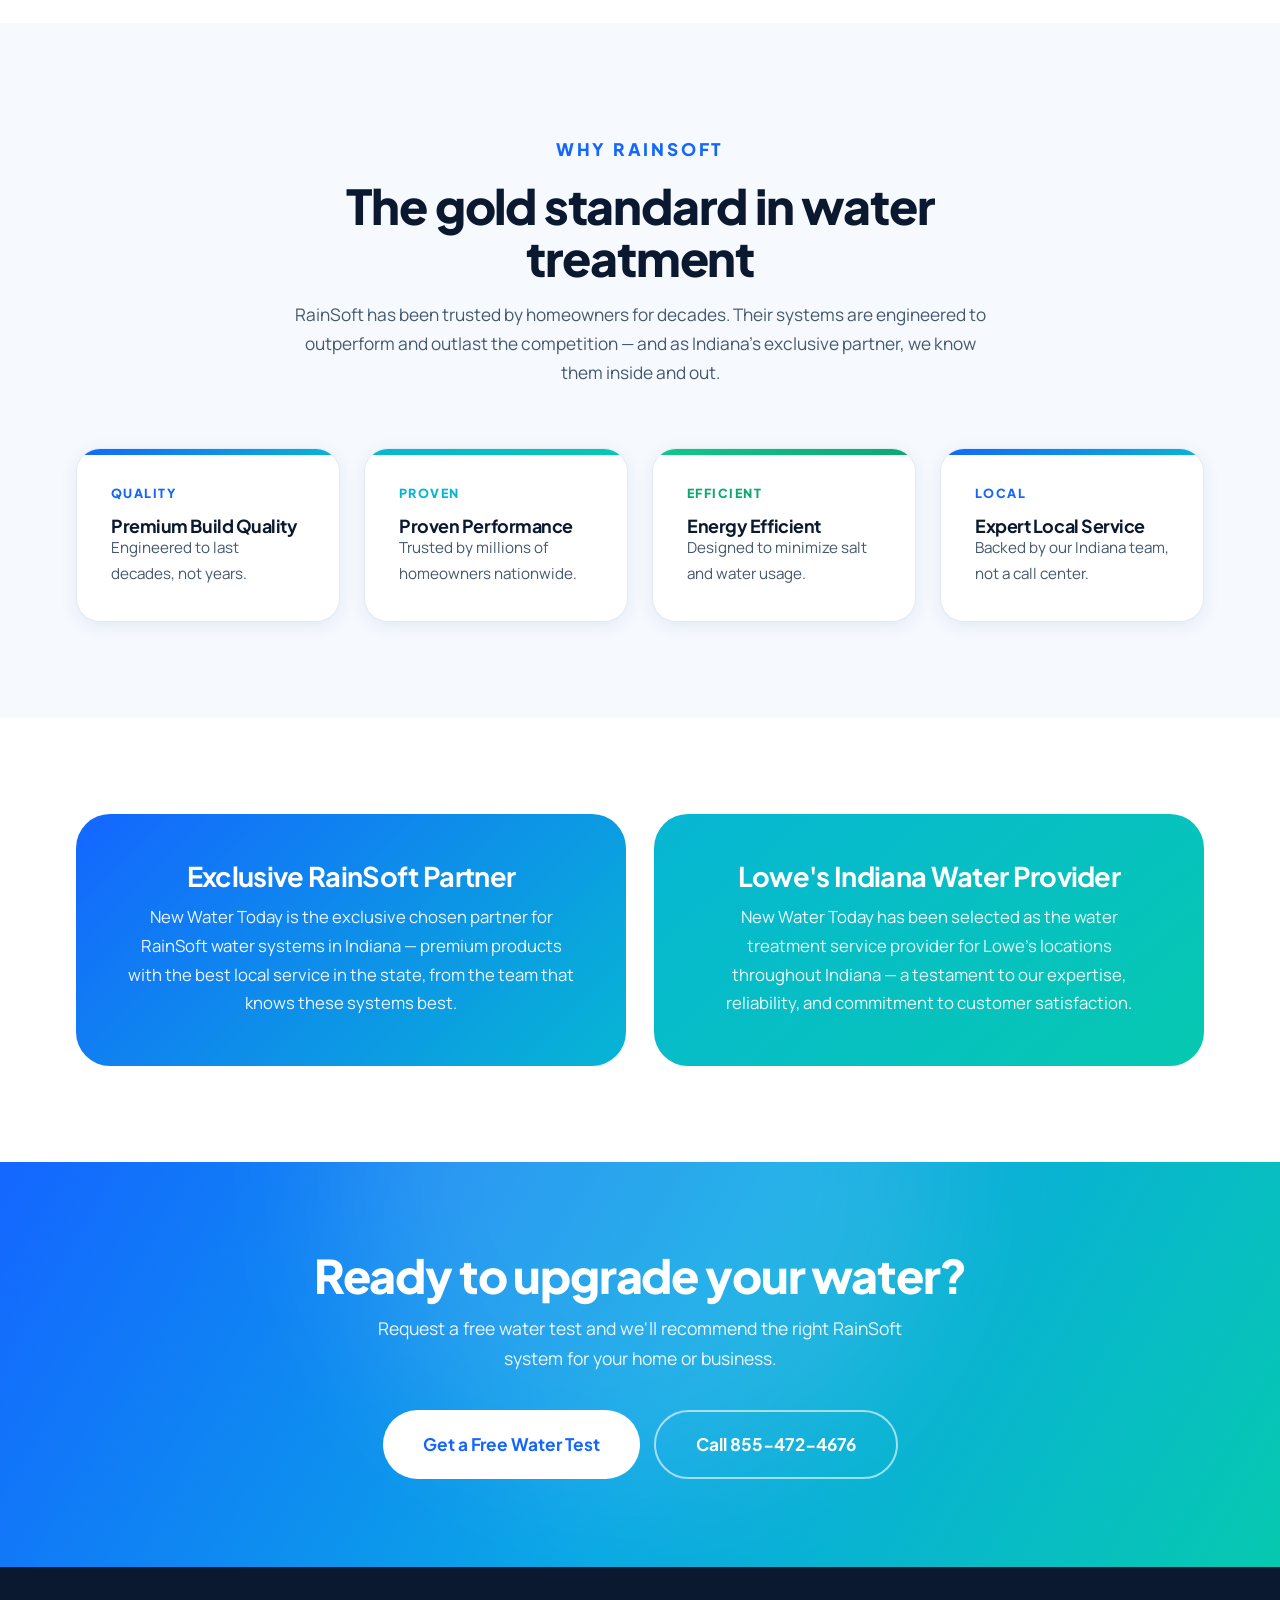
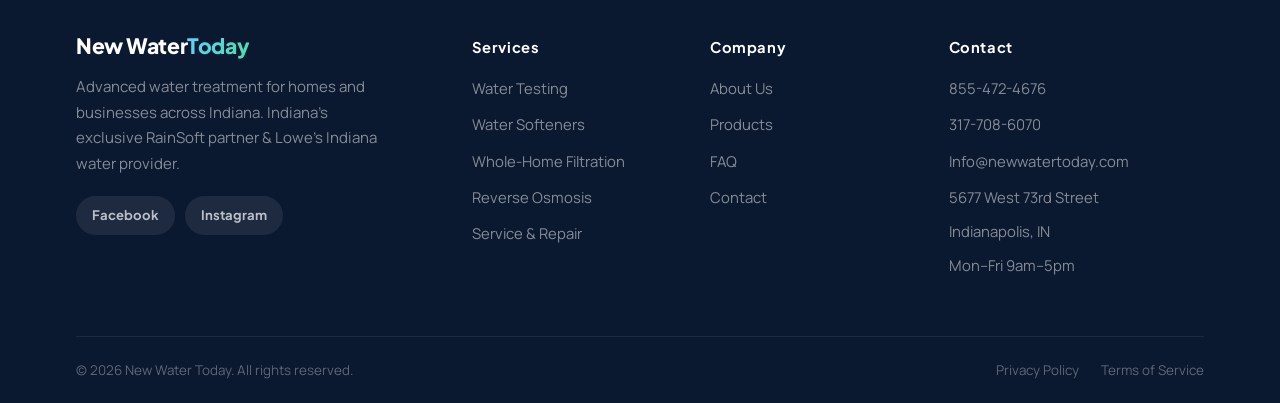
<file: products.html>
<!DOCTYPE html>
<html lang="en">
<head>
<meta charset="UTF-8"/><meta name="viewport" content="width=device-width,initial-scale=1"/>
<title>Products — New Water Today | RainSoft Water Systems Indiana</title>
<meta name="description" content="Premium RainSoft water treatment systems for any application. Indiana's exclusive RainSoft partner for complete water softening, filtration, and drinking water systems."/>
<meta name="theme-color" content="#1466ff"/>
<link rel="icon" href="assets/img/favicon.svg" type="image/svg+xml"/>
<link rel="preconnect" href="https://fonts.googleapis.com"/>
<link rel="preconnect" href="https://fonts.gstatic.com" crossorigin/>
<link href="https://fonts.googleapis.com/css2?family=Manrope:wght@400;500;600;700&family=Plus+Jakarta+Sans:wght@600;700;800&display=swap" rel="stylesheet"/>
<link rel="stylesheet" href="assets/css/styles.css"/>
</head>
<body>
<a class="skip-link" href="#main">Skip to content</a>

<div class="topbar">
  <div class="container topbar__inner">
    <span><a href="tel:+18554724676">Call 855-472-4676</a></span>
    <span class="topbar__hours">Mon–Fri 9am–5pm</span>
    <span class="topbar__right">Indiana's exclusive RainSoft partner</span>
  </div>
</div>

<header class="header" id="header">
  <div class="container header__inner">
    <a class="brand" href="index.html" aria-label="New Water Today home">
      <span class="brand__name">New Water<span>Today</span></span>
      <span class="brand__tag">Clean Water. Right Now.</span>
    </a>
    <nav aria-label="Primary">
      <ul class="nav__links" id="navLinks">
        <li><a href="index.html">Home</a></li>
        <li><a href="services.html">Services</a></li>
        <li><a href="products.html">Products</a></li>
        <li><a href="about.html">About</a></li>
        <li><a href="faq.html">FAQ</a></li>
        <li><a href="contact.html">Contact</a></li>
      </ul>
    </nav>
    <a class="btn btn--green nav__cta" href="contact.html">Free Water Test</a>
    <button class="nav__toggle" id="navToggle" aria-expanded="false" aria-label="Open menu"><span></span><span></span><span></span></button>
  </div>
</header>

<main id="main">

<section class="page-hero">
  <div class="page-hero__inner">
    <p class="eyebrow eyebrow--dim">Exclusive Indiana partner</p>
    <h1>Premium RainSoft water systems</h1>
    <p>From basic filtration to advanced reverse osmosis — built to last and designed to improve your water quality while saving money long-term.</p>
  </div>
</section>

<!-- Products -->
<section class="section">
  <div class="container">
    <div class="sec-head">
      <p class="eyebrow">Our products</p>
      <h2>RainSoft systems for every need</h2>
      <p>As the exclusive chosen partner for RainSoft water systems in Indiana, we handle the sales, service, and installation of premium RainSoft products for any application.</p>
    </div>
    <div class="product-duo">
      <div class="prod-card prod-card--blue">
        <span class="prod-badge">RainSoft</span>
        <h3>Complete Water Systems</h3>
        <p>Whole-home water softening and filtration engineered to deliver clean, conditioned water to every tap in your home or business.</p>
        <ul class="prod-features">
          <li>Whole-home softening &amp; filtration</li>
          <li>Protects plumbing &amp; all appliances</li>
          <li>Removes hardness, iron &amp; sediment</li>
          <li>Custom-sized to your household &amp; water</li>
          <li>Built to last — backed by RainSoft warranty</li>
        </ul>
        <a class="btn btn--white" href="contact.html">Get a Quote</a>
      </div>
      <div class="prod-card prod-card--teal">
        <span class="prod-badge">RainSoft</span>
        <h3>Complete Drinking Systems</h3>
        <p>Advanced reverse osmosis for crisp, pure water straight from your kitchen tap. Better than bottled.</p>
        <ul class="prod-features">
          <li>Bottle-quality drinking water at your tap</li>
          <li>Removes virtually all contaminants</li>
          <li>Perfect for drinking, cooking &amp; ice</li>
          <li>Lower cost than bottled water long-term</li>
          <li>Compact under-sink installation</li>
        </ul>
        <a class="btn btn--white" href="contact.html">Get a Quote</a>
      </div>
    </div>
  </div>
</section>

<!-- Why RainSoft -->
<section class="section section--off">
  <div class="container">
    <div class="sec-head">
      <p class="eyebrow">Why RainSoft</p>
      <h2>The gold standard in water treatment</h2>
      <p>RainSoft has been trusted by homeowners for decades. Their systems are engineered to outperform and outlast the competition — and as Indiana's exclusive partner, we know them inside and out.</p>
    </div>
    <div class="grid g4">
      <div class="svc-card"><span class="kicker">Quality</span><h4>Premium Build Quality</h4><p style="font-size:.95rem">Engineered to last decades, not years.</p></div>
      <div class="svc-card"><span class="kicker">Proven</span><h4>Proven Performance</h4><p style="font-size:.95rem">Trusted by millions of homeowners nationwide.</p></div>
      <div class="svc-card"><span class="kicker">Efficient</span><h4>Energy Efficient</h4><p style="font-size:.95rem">Designed to minimize salt and water usage.</p></div>
      <div class="svc-card"><span class="kicker">Local</span><h4>Expert Local Service</h4><p style="font-size:.95rem">Backed by our Indiana team, not a call center.</p></div>
    </div>
  </div>
</section>

<!-- Partnership callout -->
<section class="section">
  <div class="container">
    <div class="grid g2" style="gap:28px">
      <div class="partner-card partner-card--blue">
        <h3>Exclusive RainSoft Partner</h3>
        <p>New Water Today is the exclusive chosen partner for RainSoft water systems in Indiana — premium products with the best local service in the state, from the team that knows these systems best.</p>
      </div>
      <div class="partner-card partner-card--teal">
        <h3>Lowe's Indiana Water Provider</h3>
        <p>New Water Today has been selected as the water treatment service provider for Lowe's locations throughout Indiana — a testament to our expertise, reliability, and commitment to customer satisfaction.</p>
      </div>
    </div>
  </div>
</section>

<section class="ctaband">
  <div class="container ctaband__inner">
    <h2>Ready to upgrade your water?</h2>
    <p>Request a free water test and we'll recommend the right RainSoft system for your home or business.</p>
    <div class="ctaband__btns">
      <a class="btn btn--white btn--lg" href="contact.html">Get a Free Water Test</a>
      <a class="btn btn--outline btn--lg" href="tel:+18554724676">Call 855-472-4676</a>
    </div>
  </div>
</section>

</main>

<footer class="footer">
  <div class="container">
    <div class="footer__grid">
      <div class="footer__brand">
        <a class="brand" href="index.html"><span class="brand__name">New Water<span>Today</span></span></a>
        <p>Advanced water treatment for homes and businesses across Indiana. Indiana's exclusive RainSoft partner &amp; Lowe's Indiana water provider.</p>
        <div class="socials"><a href="#" aria-label="Facebook">Facebook</a><a href="#" aria-label="Instagram">Instagram</a></div>
      </div>
      <div class="footer__col"><h5>Services</h5><a href="services.html">Water Testing</a><a href="services.html">Water Softeners</a><a href="services.html">Whole-Home Filtration</a><a href="services.html">Reverse Osmosis</a><a href="services.html">Service &amp; Repair</a></div>
      <div class="footer__col"><h5>Company</h5><a href="about.html">About Us</a><a href="products.html">Products</a><a href="faq.html">FAQ</a><a href="contact.html">Contact</a></div>
      <div class="footer__col"><h5>Contact</h5><a href="tel:+18554724676">855-472-4676</a><a href="tel:+13177086070">317-708-6070</a><a href="mailto:Info@newwatertoday.com">Info@newwatertoday.com</a><span>5677 West 73rd Street</span><span>Indianapolis, IN</span><span>Mon–Fri 9am–5pm</span></div>
    </div>
    <div class="footer__bar"><div class="footer__bar-inner"><p>&copy; <span id="year"></span> New Water Today. All rights reserved.</p><div class="footer__legal"><a href="#">Privacy Policy</a><a href="#">Terms of Service</a></div></div></div>
  </div>
</footer>
<a class="float-call" href="tel:+18554724676">Call Now</a>
<script src="assets/js/main.js" defer></script>
</body>
</html>
</file>
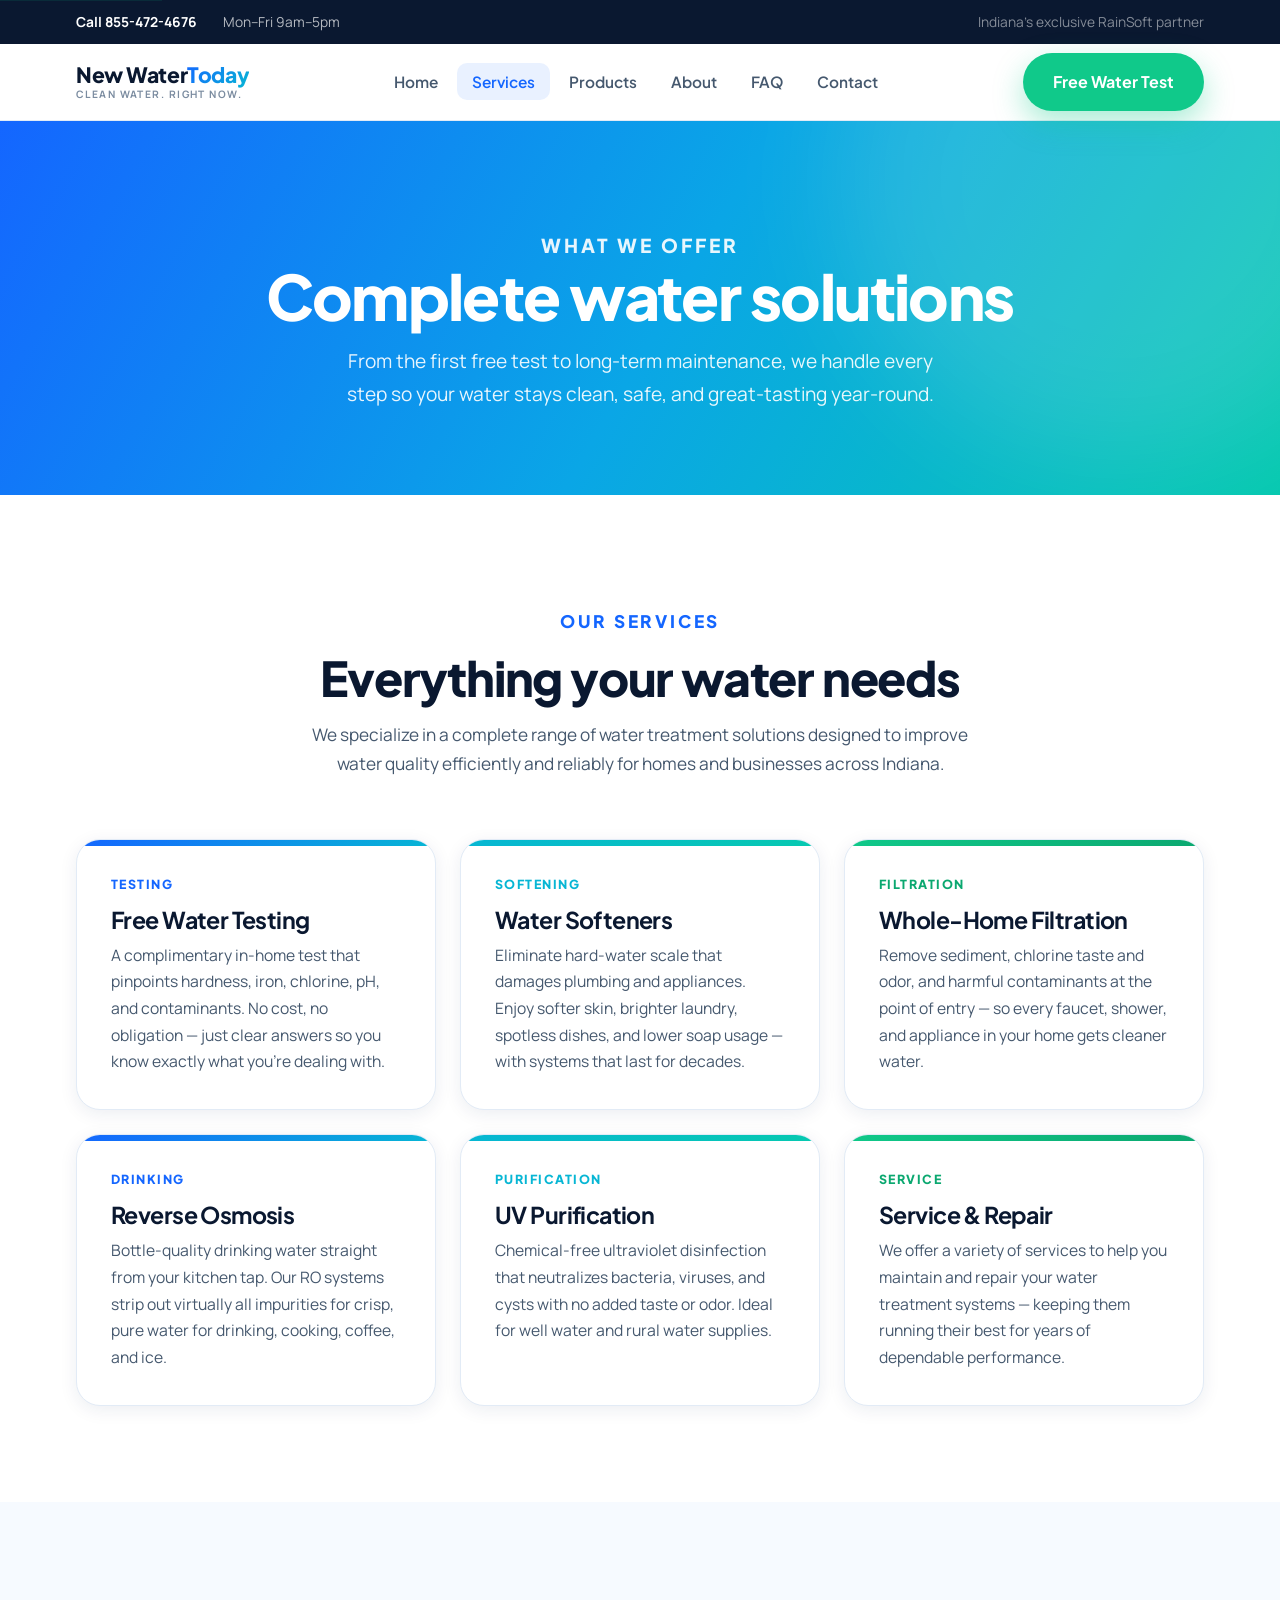
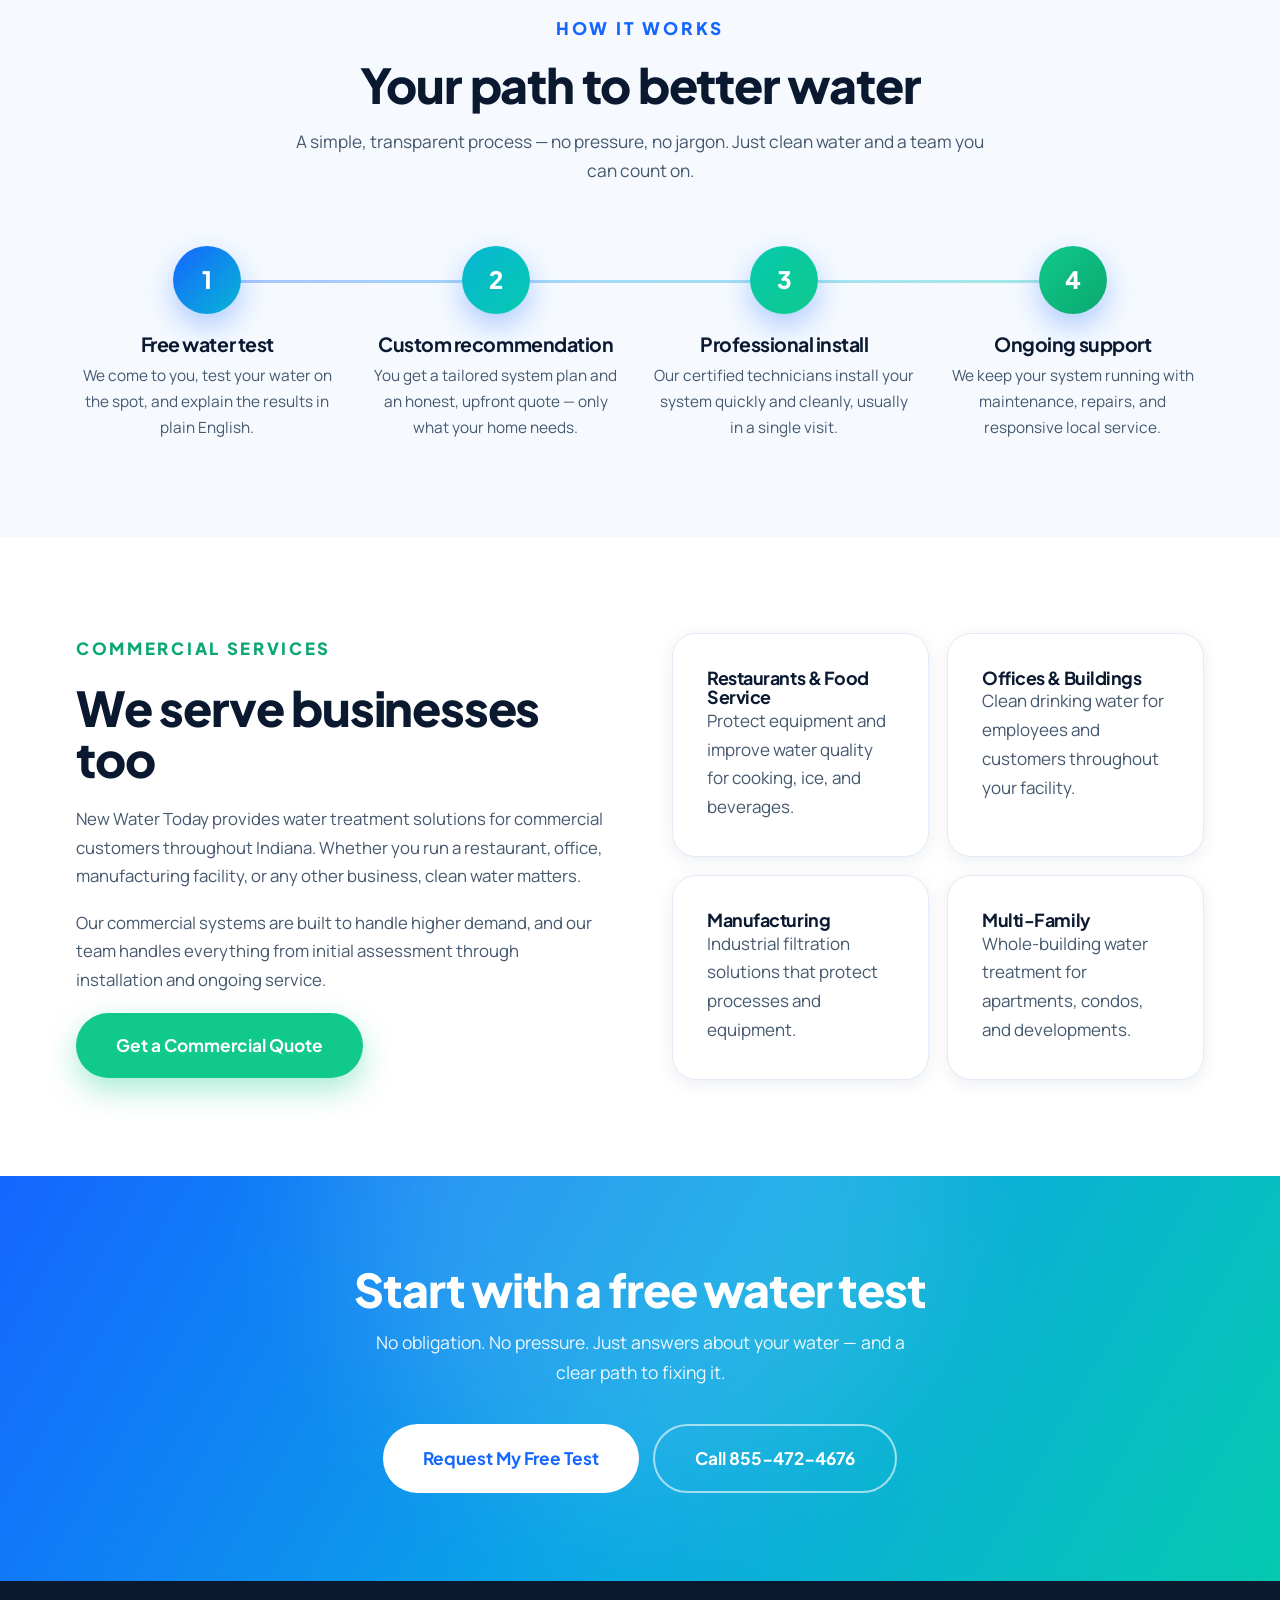
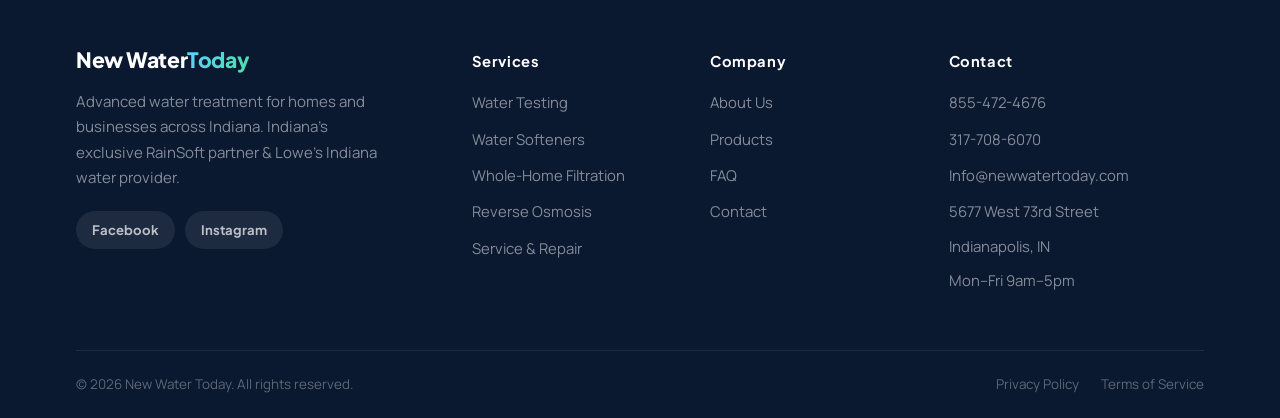
<file: services.html>
<!DOCTYPE html>
<html lang="en">
<head>
<meta charset="UTF-8"/><meta name="viewport" content="width=device-width,initial-scale=1"/>
<title>Services — New Water Today | Water Treatment Indiana</title>
<meta name="description" content="Free water testing, softeners, whole-home filtration, reverse osmosis, UV purification, and service & repair for homes and businesses across Indiana."/>
<meta name="theme-color" content="#1466ff"/>
<link rel="icon" href="assets/img/favicon.svg" type="image/svg+xml"/>
<link rel="preconnect" href="https://fonts.googleapis.com"/>
<link rel="preconnect" href="https://fonts.gstatic.com" crossorigin/>
<link href="https://fonts.googleapis.com/css2?family=Manrope:wght@400;500;600;700&family=Plus+Jakarta+Sans:wght@600;700;800&display=swap" rel="stylesheet"/>
<link rel="stylesheet" href="assets/css/styles.css"/>
</head>
<body>
<a class="skip-link" href="#main">Skip to content</a>

<div class="topbar">
  <div class="container topbar__inner">
    <span><a href="tel:+18554724676">Call 855-472-4676</a></span>
    <span class="topbar__hours">Mon–Fri 9am–5pm</span>
    <span class="topbar__right">Indiana's exclusive RainSoft partner</span>
  </div>
</div>

<header class="header" id="header">
  <div class="container header__inner">
    <a class="brand" href="index.html" aria-label="New Water Today home">
      <span class="brand__name">New Water<span>Today</span></span>
      <span class="brand__tag">Clean Water. Right Now.</span>
    </a>
    <nav aria-label="Primary">
      <ul class="nav__links" id="navLinks">
        <li><a href="index.html">Home</a></li>
        <li><a href="services.html">Services</a></li>
        <li><a href="products.html">Products</a></li>
        <li><a href="about.html">About</a></li>
        <li><a href="faq.html">FAQ</a></li>
        <li><a href="contact.html">Contact</a></li>
      </ul>
    </nav>
    <a class="btn btn--green nav__cta" href="contact.html">Free Water Test</a>
    <button class="nav__toggle" id="navToggle" aria-expanded="false" aria-label="Open menu"><span></span><span></span><span></span></button>
  </div>
</header>

<main id="main">

<section class="page-hero">
  <div class="page-hero__inner">
    <p class="eyebrow eyebrow--dim">What we offer</p>
    <h1>Complete water solutions</h1>
    <p>From the first free test to long-term maintenance, we handle every step so your water stays clean, safe, and great-tasting year-round.</p>
  </div>
</section>

<section class="section">
  <div class="container">
    <div class="sec-head">
      <p class="eyebrow">Our services</p>
      <h2>Everything your water needs</h2>
      <p>We specialize in a complete range of water treatment solutions designed to improve water quality efficiently and reliably for homes and businesses across Indiana.</p>
    </div>
    <div class="grid g3">
      <article class="svc-card"><span class="kicker">Testing</span><h3>Free Water Testing</h3><p>A complimentary in-home test that pinpoints hardness, iron, chlorine, pH, and contaminants. No cost, no obligation — just clear answers so you know exactly what you're dealing with.</p></article>
      <article class="svc-card"><span class="kicker">Softening</span><h3>Water Softeners</h3><p>Eliminate hard-water scale that damages plumbing and appliances. Enjoy softer skin, brighter laundry, spotless dishes, and lower soap usage — with systems that last for decades.</p></article>
      <article class="svc-card"><span class="kicker">Filtration</span><h3>Whole-Home Filtration</h3><p>Remove sediment, chlorine taste and odor, and harmful contaminants at the point of entry — so every faucet, shower, and appliance in your home gets cleaner water.</p></article>
      <article class="svc-card"><span class="kicker">Drinking</span><h3>Reverse Osmosis</h3><p>Bottle-quality drinking water straight from your kitchen tap. Our RO systems strip out virtually all impurities for crisp, pure water for drinking, cooking, coffee, and ice.</p></article>
      <article class="svc-card"><span class="kicker">Purification</span><h3>UV Purification</h3><p>Chemical-free ultraviolet disinfection that neutralizes bacteria, viruses, and cysts with no added taste or odor. Ideal for well water and rural water supplies.</p></article>
      <article class="svc-card"><span class="kicker">Service</span><h3>Service &amp; Repair</h3><p>We offer a variety of services to help you maintain and repair your water treatment systems — keeping them running their best for years of dependable performance.</p></article>
    </div>
  </div>
</section>

<!-- Process -->
<section class="section section--off">
  <div class="container">
    <div class="sec-head">
      <p class="eyebrow">How it works</p>
      <h2>Your path to better water</h2>
      <p>A simple, transparent process — no pressure, no jargon. Just clean water and a team you can count on.</p>
    </div>
    <div class="steps-row">
      <div class="step-c"><div class="step-num">1</div><h3>Free water test</h3><p>We come to you, test your water on the spot, and explain the results in plain English.</p></div>
      <div class="step-c"><div class="step-num">2</div><h3>Custom recommendation</h3><p>You get a tailored system plan and an honest, upfront quote — only what your home needs.</p></div>
      <div class="step-c"><div class="step-num">3</div><h3>Professional install</h3><p>Our certified technicians install your system quickly and cleanly, usually in a single visit.</p></div>
      <div class="step-c"><div class="step-num">4</div><h3>Ongoing support</h3><p>We keep your system running with maintenance, repairs, and responsive local service.</p></div>
    </div>
  </div>
</section>

<!-- Commercial -->
<section class="section">
  <div class="container">
    <div class="split">
      <div>
        <p class="eyebrow eyebrow--green">Commercial services</p>
        <h2>We serve businesses too</h2>
        <p>New Water Today provides water treatment solutions for commercial customers throughout Indiana. Whether you run a restaurant, office, manufacturing facility, or any other business, clean water matters.</p>
        <p>Our commercial systems are built to handle higher demand, and our team handles everything from initial assessment through installation and ongoing service.</p>
        <a class="btn btn--green btn--lg" href="contact.html">Get a Commercial Quote</a>
      </div>
      <div class="grid g2" style="gap:18px">
        <div class="card"><h4>Restaurants &amp; Food Service</h4><p>Protect equipment and improve water quality for cooking, ice, and beverages.</p></div>
        <div class="card"><h4>Offices &amp; Buildings</h4><p>Clean drinking water for employees and customers throughout your facility.</p></div>
        <div class="card"><h4>Manufacturing</h4><p>Industrial filtration solutions that protect processes and equipment.</p></div>
        <div class="card"><h4>Multi-Family</h4><p>Whole-building water treatment for apartments, condos, and developments.</p></div>
      </div>
    </div>
  </div>
</section>

<!-- CTA -->
<section class="ctaband">
  <div class="container ctaband__inner">
    <h2>Start with a free water test</h2>
    <p>No obligation. No pressure. Just answers about your water — and a clear path to fixing it.</p>
    <div class="ctaband__btns">
      <a class="btn btn--white btn--lg" href="contact.html">Request My Free Test</a>
      <a class="btn btn--outline btn--lg" href="tel:+18554724676">Call 855-472-4676</a>
    </div>
  </div>
</section>

</main>

<footer class="footer">
  <div class="container">
    <div class="footer__grid">
      <div class="footer__brand">
        <a class="brand" href="index.html"><span class="brand__name">New Water<span>Today</span></span></a>
        <p>Advanced water treatment for homes and businesses across Indiana. Indiana's exclusive RainSoft partner &amp; Lowe's Indiana water provider.</p>
        <div class="socials"><a href="#" aria-label="Facebook">Facebook</a><a href="#" aria-label="Instagram">Instagram</a></div>
      </div>
      <div class="footer__col"><h5>Services</h5><a href="services.html">Water Testing</a><a href="services.html">Water Softeners</a><a href="services.html">Whole-Home Filtration</a><a href="services.html">Reverse Osmosis</a><a href="services.html">Service &amp; Repair</a></div>
      <div class="footer__col"><h5>Company</h5><a href="about.html">About Us</a><a href="products.html">Products</a><a href="faq.html">FAQ</a><a href="contact.html">Contact</a></div>
      <div class="footer__col"><h5>Contact</h5><a href="tel:+18554724676">855-472-4676</a><a href="tel:+13177086070">317-708-6070</a><a href="mailto:Info@newwatertoday.com">Info@newwatertoday.com</a><span>5677 West 73rd Street</span><span>Indianapolis, IN</span><span>Mon–Fri 9am–5pm</span></div>
    </div>
    <div class="footer__bar"><div class="footer__bar-inner"><p>&copy; <span id="year"></span> New Water Today. All rights reserved.</p><div class="footer__legal"><a href="#">Privacy Policy</a><a href="#">Terms of Service</a></div></div></div>
  </div>
</footer>
<a class="float-call" href="tel:+18554724676">Call Now</a>
<script src="assets/js/main.js" defer></script>
</body>
</html>
</file>
<file: assets/css/styles.css>
/* ============================================================
   NEW WATER TODAY  —  Design System v3
   Bold, colorful, clean. No decorative icons.
   ============================================================ */

/* ---- 1. Variables ---- */
:root {
  --blue:     #1466ff;
  --blue-dk:  #0b4fd6;
  --cyan:     #07b6d4;
  --teal:     #06c9b0;
  --green:    #10c98a;
  --green-dk: #0ba870;
  --ink:      #0a1830;
  --ink-2:    #16263f;
  --mid:      #45586e;
  --muted:    #7b8ca0;
  --line:     #e2ebf6;
  --white:    #ffffff;
  --off:      #eef5ff;
  --off-2:    #f6faff;

  --grad-bold:  linear-gradient(120deg,#1466ff 0%,#0aa6e6 52%,#06c9b0 100%);
  --grad-blue:  linear-gradient(135deg,#1466ff,#07b6d4);
  --grad-cyan:  linear-gradient(135deg,#07b6d4,#06c9b0);
  --grad-green: linear-gradient(135deg,#10c98a,#0ba870);

  --s-sm:  0 4px 18px rgba(13,42,90,.08);
  --s-md:  0 14px 44px rgba(13,42,90,.12);
  --s-lg:  0 30px 80px rgba(13,42,90,.18);
  --s-blue:  0 12px 30px rgba(20,102,255,.32);
  --s-green: 0 12px 30px rgba(16,201,138,.36);

  --r:   16px;
  --r-lg:24px;
  --r-xl:34px;
  --max: 1180px;
  --gap: 26px;
  --ff-h: 'Plus Jakarta Sans', system-ui, sans-serif;
  --ff-b: 'Manrope', system-ui, sans-serif;
}

/* ---- 2. Reset ---- */
*,*::before,*::after{box-sizing:border-box;margin:0}
html{scroll-behavior:smooth;scroll-padding-top:84px;-webkit-text-size-adjust:100%}
body{font-family:var(--ff-b);font-size:17px;line-height:1.7;color:var(--ink-2);background:var(--white);-webkit-font-smoothing:antialiased;overflow-x:hidden}
img,svg{display:block;max-width:100%}
a{color:inherit;text-decoration:none}
h1,h2,h3,h4{font-family:var(--ff-h);line-height:1.08;letter-spacing:-.025em;color:var(--ink)}
h1{font-size:clamp(2.7rem,6.5vw,5rem);font-weight:800}
h2{font-size:clamp(2rem,4vw,3rem);font-weight:800}
h3{font-size:1.45rem;font-weight:700}
h4{font-size:1.12rem;font-weight:700}
p{color:var(--mid)}

/* ---- 3. Utils ---- */
.container{width:100%;max-width:var(--max);margin:0 auto;padding:0 var(--gap)}
.sr-only{position:absolute;width:1px;height:1px;clip:rect(0 0 0 0);overflow:hidden}
.skip-link{position:absolute;top:0;left:0;background:var(--green);color:#fff;padding:10px 18px;font-weight:700;z-index:999;transform:translateY(-100%)}
.skip-link:focus{transform:none}

.eyebrow{display:inline-block;font-family:var(--ff-h);font-size:.8rem;font-weight:800;letter-spacing:.16em;text-transform:uppercase;color:var(--blue);margin-bottom:16px}
.eyebrow--green{color:var(--green-dk)}
.eyebrow--dim{color:rgba(255,255,255,.85)}

.grad-text{background:linear-gradient(120deg,#bff0ff,#ffffff);-webkit-background-clip:text;background-clip:text;color:transparent}
.grad-text--ink{background:var(--grad-blue);-webkit-background-clip:text;background-clip:text;color:transparent}

/* ---- 4. Buttons ---- */
.btn{display:inline-flex;align-items:center;justify-content:center;gap:8px;font-family:var(--ff-h);font-weight:700;font-size:1rem;padding:15px 30px;border-radius:999px;border:none;cursor:pointer;transition:transform .18s ease,box-shadow .2s ease,background .2s;white-space:nowrap}
.btn:hover{transform:translateY(-2px)}
.btn:active{transform:translateY(0)}
.btn--green{background:var(--green);color:#fff;box-shadow:var(--s-green)}
.btn--green:hover{background:var(--green-dk);box-shadow:0 16px 40px rgba(16,201,138,.46)}
.btn--blue{background:var(--blue);color:#fff;box-shadow:var(--s-blue)}
.btn--blue:hover{background:var(--blue-dk);box-shadow:0 16px 40px rgba(20,102,255,.44)}
.btn--outline{background:transparent;color:#fff;border:2px solid rgba(255,255,255,.6);padding:13px 28px}
.btn--outline:hover{border-color:#fff;background:rgba(255,255,255,.14);color:#fff}
.btn--white{background:#fff;color:var(--blue)}
.btn--white:hover{background:#eef5ff;box-shadow:0 14px 34px rgba(0,0,0,.16)}
.btn--lg{padding:18px 40px;font-size:1.08rem}
.btn--block{width:100%}

/* ---- 5. Topbar ---- */
.topbar{background:var(--ink);color:rgba(255,255,255,.7);font-size:.86rem}
.topbar__inner{display:flex;align-items:center;gap:26px;min-height:44px;flex-wrap:wrap}
.topbar a{color:#fff;font-weight:700}
.topbar a:hover{color:var(--cyan)}
.topbar__right{margin-left:auto;color:rgba(255,255,255,.5)}
@media(max-width:680px){.topbar__hours,.topbar__right{display:none}}

/* ---- 6. Header ---- */
.header{position:sticky;top:0;z-index:100;background:rgba(255,255,255,.92);backdrop-filter:blur(18px) saturate(180%);-webkit-backdrop-filter:blur(18px) saturate(180%);border-bottom:1px solid var(--line);transition:box-shadow .2s}
.header.scrolled{box-shadow:var(--s-md)}
.header__inner{display:flex;align-items:center;justify-content:space-between;min-height:76px;gap:16px}

.brand{display:flex;flex-direction:column;line-height:1;flex-shrink:0}
.brand__name{font-family:var(--ff-h);font-weight:800;font-size:1.32rem;color:var(--ink);letter-spacing:-.02em}
.brand__name span{background:var(--grad-blue);-webkit-background-clip:text;background-clip:text;color:transparent}
.brand__tag{font-size:.64rem;font-weight:700;letter-spacing:.14em;text-transform:uppercase;color:var(--muted);margin-top:4px}

.nav__links{display:flex;align-items:center;list-style:none;padding:0;gap:4px}
.nav__links a{font-family:var(--ff-h);font-weight:600;font-size:.96rem;color:var(--mid);padding:9px 15px;border-radius:10px;transition:color .15s,background .15s}
.nav__links a:hover,.nav__links a.active{color:var(--blue);background:rgba(20,102,255,.09)}

.nav__toggle{display:none;flex-direction:column;gap:5px;background:none;border:0;cursor:pointer;padding:8px;border-radius:8px}
.nav__toggle span{width:25px;height:2.6px;background:var(--ink);border-radius:2px;transition:.22s ease}
.nav__toggle[aria-expanded="true"] span:nth-child(1){transform:translateY(7.6px) rotate(45deg)}
.nav__toggle[aria-expanded="true"] span:nth-child(2){opacity:0;transform:scaleX(0)}
.nav__toggle[aria-expanded="true"] span:nth-child(3){transform:translateY(-7.6px) rotate(-45deg)}

@media(max-width:960px){
  .nav__toggle{display:flex}
  .nav__links{position:fixed;inset:120px 0 auto;flex-direction:column;align-items:stretch;background:#fff;border-bottom:1px solid var(--line);padding:10px 22px 22px;gap:0;box-shadow:var(--s-lg);transform:translateY(-10px);opacity:0;pointer-events:none;transition:.2s ease}
  .nav__links.open{transform:none;opacity:1;pointer-events:auto}
  .nav__links a{padding:15px 10px;border-bottom:1px solid var(--line);border-radius:0}
  .nav__links li:last-child a{border:0}
  .nav__cta{display:none}
}

/* ---- 7. Home hero ---- */
.hero{position:relative;background:var(--grad-bold);overflow:hidden}
.hero::after{content:'';position:absolute;width:680px;height:680px;border-radius:50%;background:rgba(255,255,255,.14);filter:blur(60px);top:-260px;right:-180px;pointer-events:none}
.hero__inner{position:relative;z-index:2;display:grid;grid-template-columns:1.1fr 440px;gap:56px;align-items:center;padding:96px var(--gap) 110px;width:100%;max-width:calc(var(--max) + 40px);margin:0 auto}
.hero__pill{display:inline-flex;align-items:center;gap:8px;background:rgba(255,255,255,.16);border:1px solid rgba(255,255,255,.3);color:#fff;font-family:var(--ff-h);font-weight:700;font-size:.82rem;letter-spacing:.02em;padding:8px 16px;border-radius:999px;margin-bottom:24px}
.hero h1{color:#fff;margin-bottom:20px}
.hero__sub{font-size:clamp(1.06rem,2vw,1.25rem);color:rgba(255,255,255,.92);max-width:520px;margin-bottom:34px}
.hero__btns{display:flex;gap:14px;flex-wrap:wrap}
.hero__trust{list-style:none;padding:0;display:flex;flex-wrap:wrap;gap:14px 40px;margin-top:48px}
.hero__trust li{font-size:.9rem;color:rgba(255,255,255,.8)}
.hero__trust strong{display:block;font-family:var(--ff-h);font-size:1.9rem;color:#fff;font-weight:800}

/* Capture card (solid white for bold contrast) */
.capture{background:#fff;border-radius:var(--r-xl);padding:34px;box-shadow:var(--s-lg)}
.capture h3{font-size:1.5rem;margin-bottom:6px}
.capture>p{color:var(--mid);margin-bottom:22px;font-size:.97rem}
.capture-form{display:flex;flex-direction:column;gap:12px}
.capture-form input{padding:15px 18px;border-radius:12px;border:1.5px solid var(--line);background:var(--off-2);color:var(--ink);font:inherit;font-size:1rem}
.capture-form input:focus{outline:none;border-color:var(--blue);box-shadow:0 0 0 4px rgba(20,102,255,.12);background:#fff}
.capture-fine{font-size:.8rem;color:var(--muted);margin-top:10px;text-align:center}

@media(max-width:920px){.hero__inner{grid-template-columns:1fr;gap:40px;padding:72px var(--gap) 84px}.capture{max-width:480px}}

/* ---- 8. Page hero (inner pages) ---- */
.page-hero{position:relative;background:var(--grad-bold);padding:92px var(--gap) 84px;overflow:hidden;text-align:center}
.page-hero::after{content:'';position:absolute;width:560px;height:560px;border-radius:50%;background:rgba(255,255,255,.13);filter:blur(60px);top:-220px;right:-120px;pointer-events:none}
.page-hero__inner{position:relative;z-index:2;max-width:760px;margin:0 auto}
.page-hero h1{color:#fff;font-size:clamp(2.4rem,5.5vw,3.9rem)}
.page-hero p{color:rgba(255,255,255,.9);font-size:clamp(1.02rem,2vw,1.2rem);max-width:620px;margin:16px auto 0}

/* ---- 9. Badges strip ---- */
.badges{background:#fff;border-bottom:1px solid var(--line)}
.badges__inner{display:flex;align-items:center;justify-content:center;gap:14px 44px;flex-wrap:wrap;padding:22px var(--gap)}
.badges span{font-family:var(--ff-h);font-weight:700;font-size:.9rem;color:var(--ink-2);display:flex;align-items:center;gap:9px}
.badges span::before{content:'';width:9px;height:9px;border-radius:50%;background:var(--grad-cyan);flex-shrink:0}

/* ---- 10. Section wrappers ---- */
.section{padding:96px 0}
.section--off{background:var(--off-2)}
.section--ink{background:var(--ink)}
.sec-head{max-width:700px;margin:0 auto 60px;text-align:center}
.sec-head p{margin-top:16px;font-size:1.08rem}

/* ---- 11. Cards (base) ---- */
.card{background:#fff;border:1px solid var(--line);border-radius:var(--r-lg);padding:34px;box-shadow:var(--s-sm);transition:transform .22s ease,box-shadow .22s ease}
.card:hover{transform:translateY(-6px);box-shadow:var(--s-md)}

/* ---- 12. Grids ---- */
.grid{display:grid;gap:24px}
.g3{grid-template-columns:repeat(3,1fr)}
.g2{grid-template-columns:repeat(2,1fr)}
.g4{grid-template-columns:repeat(4,1fr)}
@media(max-width:960px){.g3{grid-template-columns:repeat(2,1fr)}.g4{grid-template-columns:repeat(2,1fr)}}
@media(max-width:600px){.g3,.g2,.g4{grid-template-columns:1fr}}

/* ---- 13. Service / feature cards (no icons, color-coded) ---- */
.svc-card{position:relative;background:#fff;border:1px solid var(--line);border-radius:var(--r-lg);padding:34px;box-shadow:var(--s-sm);overflow:hidden;transition:transform .22s ease,box-shadow .22s ease}
.svc-card::before{content:'';position:absolute;top:0;left:0;right:0;height:6px;background:var(--grad-blue)}
.svc-card:hover{transform:translateY(-6px);box-shadow:var(--s-md)}
.svc-card .kicker{font-family:var(--ff-h);font-weight:800;font-size:.78rem;letter-spacing:.12em;text-transform:uppercase;color:var(--blue);margin-bottom:12px;display:block}
.svc-card h3{margin-bottom:10px}
.svc-card p{font-size:.98rem}
/* rotating accent colors for vibrancy */
.svc-card:nth-child(3n+2)::before{background:var(--grad-cyan)}
.svc-card:nth-child(3n+2) .kicker{color:var(--cyan)}
.svc-card:nth-child(3n+3)::before{background:var(--grad-green)}
.svc-card:nth-child(3n+3) .kicker{color:var(--green-dk)}

/* ---- 14. Steps ---- */
.steps-row{display:grid;grid-template-columns:repeat(4,1fr);gap:26px;position:relative}
.steps-row::before{content:'';position:absolute;top:34px;left:12%;right:12%;height:3px;background:var(--grad-bold);opacity:.35;z-index:0;border-radius:3px}
.step-c{text-align:center;position:relative;z-index:1}
.step-num{width:68px;height:68px;border-radius:50%;background:var(--grad-blue);box-shadow:var(--s-blue);display:grid;place-items:center;margin:0 auto 20px;font-family:var(--ff-h);font-weight:800;font-size:1.5rem;color:#fff}
.step-c:nth-child(2) .step-num{background:var(--grad-cyan)}
.step-c:nth-child(3) .step-num{background:linear-gradient(135deg,#06c9b0,#10c98a)}
.step-c:nth-child(4) .step-num{background:var(--grad-green)}
.step-c h3{margin-bottom:8px;font-size:1.22rem}
.step-c p{font-size:.96rem}
@media(max-width:760px){.steps-row{grid-template-columns:repeat(2,1fr)}.steps-row::before{display:none}}
@media(max-width:460px){.steps-row{grid-template-columns:1fr}}

/* ---- 15. Stats ---- */
.stats-row{display:grid;grid-template-columns:repeat(4,1fr);gap:24px}
.stat-box{text-align:center;padding:14px}
.stat-box strong{display:block;font-family:var(--ff-h);font-size:clamp(2.6rem,5vw,3.4rem);font-weight:800;line-height:1;background:var(--grad-blue);-webkit-background-clip:text;background-clip:text;color:transparent}
.stat-box:nth-child(2) strong{background:var(--grad-cyan);-webkit-background-clip:text;background-clip:text;color:transparent}
.stat-box:nth-child(3) strong{background:linear-gradient(135deg,#06c9b0,#10c98a);-webkit-background-clip:text;background-clip:text;color:transparent}
.stat-box:nth-child(4) strong{background:var(--grad-green);-webkit-background-clip:text;background-clip:text;color:transparent}
.stat-box span{color:var(--mid);font-size:.94rem;margin-top:8px;display:block;font-weight:600}
.stats-row--ink .stat-box span{color:rgba(255,255,255,.6)}
@media(max-width:760px){.stats-row{grid-template-columns:repeat(2,1fr);gap:32px}}

/* ---- 16. Split layout ---- */
.split{display:grid;grid-template-columns:1fr 1fr;gap:64px;align-items:center}
.split h2{margin-bottom:20px}
.split>div>p{margin-bottom:18px;font-size:1.05rem}
.checklist{list-style:none;padding:0;display:grid;gap:14px;margin:24px 0 30px}
.checklist li{padding-left:34px;position:relative;font-weight:600;color:var(--ink-2);font-size:1rem}
.checklist li::before{content:'';position:absolute;left:0;top:7px;width:18px;height:18px;border-radius:6px;background:var(--grad-cyan)}
.checklist li::after{content:'';position:absolute;left:6px;top:11px;width:5px;height:9px;border:solid #fff;border-width:0 2.5px 2.5px 0;transform:rotate(45deg)}
@media(max-width:860px){.split{grid-template-columns:1fr;gap:40px}}

/* ---- 17. Testimonials ---- */
.quote-card{background:#fff;border:1px solid var(--line);border-radius:var(--r-lg);padding:32px;box-shadow:var(--s-sm);display:flex;flex-direction:column;gap:16px;transition:transform .22s,box-shadow .22s}
.quote-card:hover{transform:translateY(-6px);box-shadow:var(--s-md)}
.stars{color:#ffb020;font-size:1.15rem;letter-spacing:3px}
.quote-card blockquote{font-size:1.05rem;color:var(--ink-2);line-height:1.7}
.quote-card figcaption{font-family:var(--ff-h);font-weight:700;font-size:.9rem;color:var(--blue);margin-top:auto}
.quote-card figcaption span{display:block;color:var(--muted);font-weight:500;font-size:.84rem;margin-top:2px}

/* ---- 18. CTA band ---- */
.ctaband{background:var(--grad-bold);padding:88px 0;text-align:center;position:relative;overflow:hidden}
.ctaband::after{content:'';position:absolute;width:600px;height:600px;border-radius:50%;background:rgba(255,255,255,.12);filter:blur(70px);top:-280px;left:50%;transform:translateX(-50%);pointer-events:none}
.ctaband__inner{position:relative;z-index:2}
.ctaband h2{color:#fff;font-size:clamp(1.9rem,4vw,2.9rem);margin-bottom:14px}
.ctaband p{color:rgba(255,255,255,.92);font-size:1.1rem;margin-bottom:36px;max-width:560px;margin-left:auto;margin-right:auto}
.ctaband__btns{display:flex;gap:14px;justify-content:center;flex-wrap:wrap}

/* ---- 19. Products ---- */
.product-duo{display:grid;grid-template-columns:1fr 1fr;gap:28px}
.prod-card{border-radius:var(--r-xl);padding:44px;position:relative;overflow:hidden;color:#fff}
.prod-card--blue{background:var(--grad-blue)}
.prod-card--teal{background:linear-gradient(140deg,#07b6d4,#06c9b0)}
.prod-card h3{color:#fff;font-size:1.75rem;margin-bottom:12px}
.prod-card>p{color:rgba(255,255,255,.92);margin-bottom:26px}
.prod-badge{display:inline-block;font-family:var(--ff-h);font-weight:800;font-size:.72rem;letter-spacing:.12em;text-transform:uppercase;color:#fff;background:rgba(255,255,255,.22);border:1px solid rgba(255,255,255,.3);padding:6px 15px;border-radius:999px;margin-bottom:20px}
.prod-features{list-style:none;padding:0;display:grid;gap:13px;margin-bottom:30px}
.prod-features li{color:#fff;padding-left:28px;position:relative;font-size:.98rem;font-weight:500}
.prod-features li::before{content:'';position:absolute;left:0;top:8px;width:16px;height:16px;border-radius:5px;background:rgba(255,255,255,.28)}
.prod-features li::after{content:'';position:absolute;left:5px;top:11px;width:5px;height:9px;border:solid #fff;border-width:0 2.5px 2.5px 0;transform:rotate(45deg)}
.prod-card .btn--white{color:var(--blue)}
@media(max-width:780px){.product-duo{grid-template-columns:1fr}}

/* ---- 20. Mission / partners ---- */
.mission-wrap{background:var(--grad-bold);border-radius:var(--r-xl);padding:72px 56px;text-align:center;position:relative;overflow:hidden}
.mission-wrap::after{content:'';position:absolute;width:480px;height:480px;border-radius:50%;background:rgba(255,255,255,.12);filter:blur(60px);top:-200px;right:-120px;pointer-events:none}
.mission-wrap p{position:relative;z-index:2;font-family:var(--ff-h);font-size:clamp(1.15rem,2.4vw,1.7rem);font-weight:600;color:#fff;line-height:1.55;max-width:820px;margin:0 auto}
@media(max-width:640px){.mission-wrap{padding:40px 26px}}

.partner-card{border-radius:var(--r-xl);padding:48px;text-align:center;color:#fff}
.partner-card--blue{background:var(--grad-blue)}
.partner-card--teal{background:linear-gradient(140deg,#07b6d4,#06c9b0)}
.partner-card h3{color:#fff;font-size:1.7rem;margin-bottom:12px}
.partner-card p{color:rgba(255,255,255,.92);font-size:1.05rem}

/* ---- 21. Value cards (centered, no icon) ---- */
.value-card{background:#fff;border:1px solid var(--line);border-radius:var(--r-lg);padding:38px 32px;text-align:center;box-shadow:var(--s-sm);transition:transform .22s,box-shadow .22s}
.value-card:hover{transform:translateY(-6px);box-shadow:var(--s-md)}
.value-num{display:inline-grid;place-items:center;width:52px;height:52px;border-radius:14px;background:var(--grad-blue);color:#fff;font-family:var(--ff-h);font-weight:800;font-size:1.2rem;margin-bottom:18px;box-shadow:var(--s-blue)}
.value-card:nth-child(2) .value-num{background:var(--grad-cyan)}
.value-card:nth-child(3) .value-num{background:var(--grad-green)}
.value-card h3{margin-bottom:10px;font-size:1.3rem}
.value-card p{font-size:.97rem}

/* ---- 22. Contact ---- */
.contact-wrap{display:grid;grid-template-columns:1fr 1.1fr;gap:50px;align-items:start}
.contact-info>p{margin:16px 0 30px;font-size:1.05rem}
.c-list{list-style:none;padding:0;display:grid;gap:24px}
.c-item{border-left:4px solid var(--blue);padding-left:18px}
.c-item:nth-child(2){border-color:var(--cyan)}
.c-item:nth-child(3){border-color:var(--teal)}
.c-item:nth-child(4){border-color:var(--green)}
.c-label{font-family:var(--ff-h);font-weight:800;font-size:.78rem;letter-spacing:.1em;text-transform:uppercase;color:var(--muted);display:block;margin-bottom:5px}
.c-val{color:var(--ink-2);font-weight:600;line-height:1.6}
.c-val a{color:var(--blue)}
.c-val a:hover{color:var(--cyan)}
@media(max-width:860px){.contact-wrap{grid-template-columns:1fr}}

/* ---- 23. Forms ---- */
.form-grid{display:grid;gap:18px}
.field{display:grid;gap:6px}
.field-row{display:grid;grid-template-columns:1fr 1fr;gap:16px}
.field label{font-family:var(--ff-h);font-weight:700;font-size:.9rem;color:var(--ink)}
.opt{color:var(--muted);font-weight:400}
.field input,.field select,.field textarea{padding:14px 16px;border:1.5px solid var(--line);border-radius:12px;font:inherit;font-size:1rem;color:var(--ink);background:var(--off-2);transition:border-color .15s,box-shadow .15s,background .15s;width:100%}
.field input:focus,.field select:focus,.field textarea:focus{outline:none;border-color:var(--blue);box-shadow:0 0 0 4px rgba(20,102,255,.12);background:#fff}
.field input.invalid{border-color:#e53e3e}
.err{color:#e53e3e;font-size:.83rem;min-height:1em}
.form-msg{font-weight:700;min-height:1.2em}
.form-msg.ok{color:var(--green-dk)}
.form-msg.err{color:#e53e3e}
.form-fine{font-size:.83rem;color:var(--muted)}
@media(max-width:480px){.field-row{grid-template-columns:1fr}}

/* ---- 24. FAQ ---- */
.faq-list{display:grid;gap:14px;max-width:820px;margin:0 auto}
.faq-item{background:#fff;border:1px solid var(--line);border-radius:var(--r);overflow:hidden;box-shadow:var(--s-sm)}
.faq-item summary{list-style:none;cursor:pointer;font-family:var(--ff-h);font-weight:700;font-size:1.06rem;padding:22px 26px;display:flex;justify-content:space-between;align-items:center;gap:16px;color:var(--ink);user-select:none}
.faq-item summary::-webkit-details-marker{display:none}
.faq-item summary::after{content:'+';font-size:1.7rem;line-height:1;color:var(--blue);transition:transform .2s ease;flex-shrink:0}
.faq-item[open] summary::after{transform:rotate(45deg)}
.faq-item[open] summary{color:var(--blue)}
.faq-body{padding:0 26px 24px;color:var(--mid);line-height:1.74}

/* ---- 25. Subscribe ---- */
.sub-band{background:var(--ink);padding:76px 0}
.sub-inner{display:flex;align-items:center;justify-content:space-between;gap:34px;flex-wrap:wrap}
.sub-text{flex:1 1 320px}
.sub-text h2{color:#fff;font-size:clamp(1.7rem,3.5vw,2.3rem)}
.sub-text p{color:rgba(255,255,255,.62);margin-top:10px}
.sub-form{display:flex;gap:10px;flex:1 1 320px;max-width:460px}
.sub-form input{flex:1;padding:15px 18px;border-radius:999px;border:1px solid rgba(255,255,255,.2);background:rgba(255,255,255,.08);color:#fff;font:inherit}
.sub-form input::placeholder{color:rgba(255,255,255,.45)}
.sub-form input:focus{outline:none;border-color:var(--cyan);background:rgba(255,255,255,.14)}
.sub-note{width:100%;color:rgba(255,255,255,.6);font-size:.9rem;margin-top:6px}
.sub-note.ok{color:#4be0a8}
.sub-note.err{color:#ff9a9a}
@media(max-width:640px){.sub-form{flex-direction:column;max-width:100%}}

/* ---- 26. Footer ---- */
.footer{background:var(--ink);padding-top:68px}
.footer__grid{display:grid;grid-template-columns:1.8fr 1fr 1fr 1.3fr;gap:42px;padding-bottom:48px}
.footer .brand__name{color:#fff}
.footer .brand__name span{-webkit-text-fill-color:initial;background:linear-gradient(120deg,#5fd0ff,#4be0a8);-webkit-background-clip:text;background-clip:text;color:transparent}
.footer__brand p{color:rgba(255,255,255,.5);font-size:.94rem;margin:18px 0 20px;max-width:320px;line-height:1.7}
.footer__col h5{color:#fff;font-size:.92rem;margin-bottom:16px;letter-spacing:.04em;font-family:var(--ff-h)}
.footer__col a{display:block;color:rgba(255,255,255,.5);font-size:.93rem;margin-bottom:11px;transition:color .15s}
.footer__col a:hover{color:var(--cyan)}
.footer__col span{display:block;color:rgba(255,255,255,.5);font-size:.93rem;margin-bottom:9px}
.socials{display:flex;gap:10px;margin-top:6px}
.socials a{font-family:var(--ff-h);font-weight:700;font-size:.82rem;color:rgba(255,255,255,.7);background:rgba(255,255,255,.08);padding:8px 16px;border-radius:999px;margin:0;transition:background .15s,color .15s}
.socials a:hover{background:var(--grad-blue);color:#fff}
.footer__bar{border-top:1px solid rgba(255,255,255,.08);padding:22px 0}
.footer__bar-inner{display:flex;justify-content:space-between;align-items:center;gap:16px;flex-wrap:wrap}
.footer__bar p,.footer__bar a{color:rgba(255,255,255,.34);font-size:.84rem}
.footer__bar a:hover{color:rgba(255,255,255,.7)}
.footer__legal{display:flex;gap:22px}
@media(max-width:840px){.footer__grid{grid-template-columns:1fr 1fr}}
@media(max-width:480px){.footer__grid{grid-template-columns:1fr}}

/* ---- 27. Float call button (text pill) ---- */
.float-call{position:fixed;bottom:20px;right:20px;z-index:90;display:none;align-items:center;gap:8px;background:var(--green);color:#fff;font-family:var(--ff-h);font-weight:800;font-size:.95rem;padding:14px 22px;border-radius:999px;box-shadow:var(--s-green);animation:pulse 2.6s ease-out infinite}
@media(max-width:960px){.float-call{display:inline-flex}}
@keyframes pulse{0%{box-shadow:0 0 0 0 rgba(16,201,138,.45)}70%{box-shadow:0 0 0 16px rgba(16,201,138,0)}100%{box-shadow:0 0 0 0 rgba(16,201,138,0)}}

/* ---- 28. Reveal animations ---- */
.reveal{opacity:0;transform:translateY(26px);transition:opacity .6s ease,transform .6s ease}
.reveal.in{opacity:1;transform:none}

@media(prefers-reduced-motion:reduce){
  html{scroll-behavior:auto}
  .reveal{opacity:1;transform:none;transition:none}
  .float-call{animation:none}
  .btn:hover,.card:hover,.svc-card:hover,.value-card:hover,.quote-card:hover{transform:none}
}
</file>
